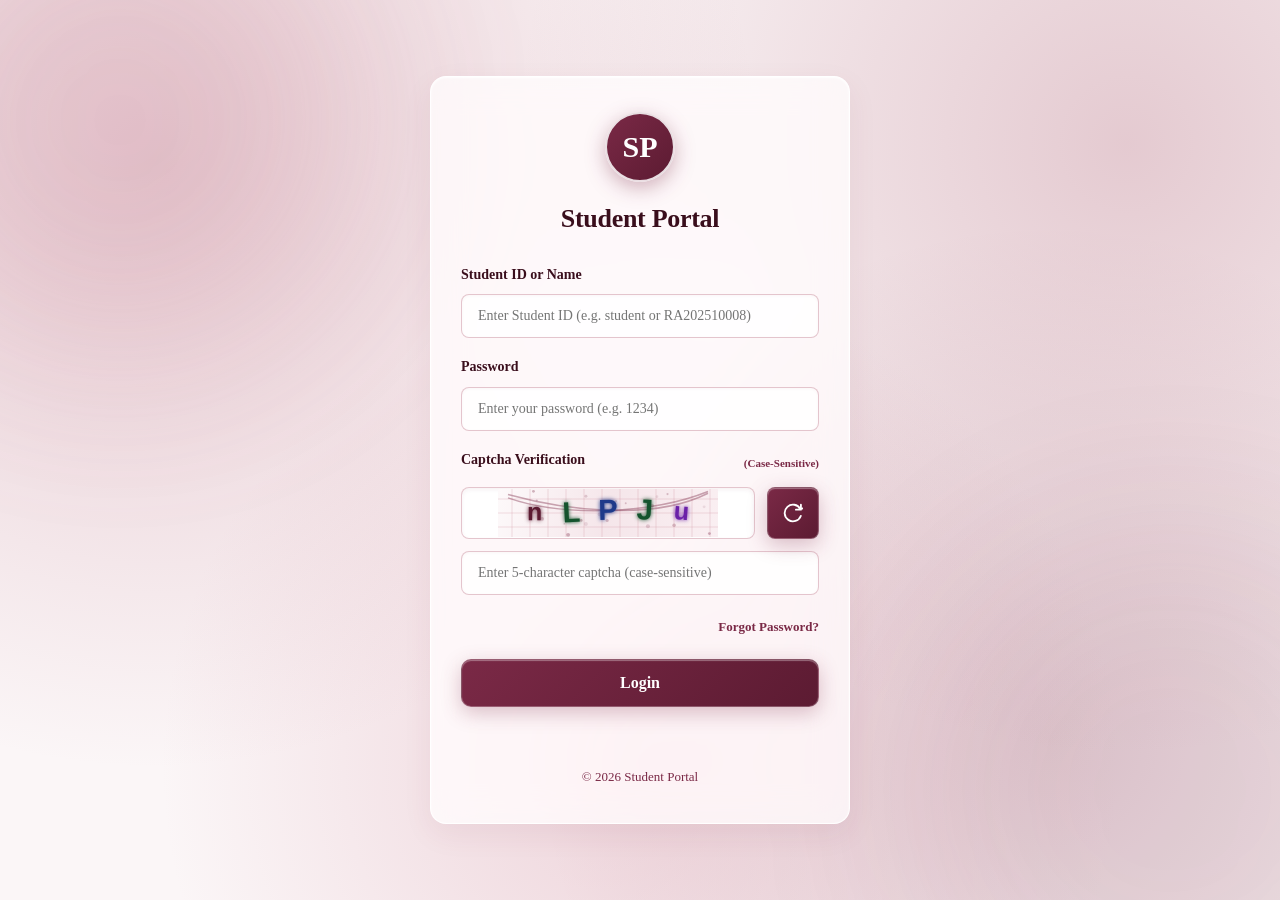
<file: index.html>
<!DOCTYPE html>
<html lang="en">

<head>
    <meta charset="UTF-8">
    <meta name="viewport" content="width=device-width, initial-scale=1.0">
    <title>Student Portal - Login</title>

    <link rel="stylesheet" href="style.css?v=24.0">
</head>

<body class="auth-page">

<div class="login-container">

    <!-- ================= LOGIN CARD ================= -->
    <div class="login-card" id="loginPage">

        <div class="logo">SP</div>

        <h1>Student Portal</h1>

        <form id="loginForm">
            <div class="input-group">
                <label for="studentId">Student ID or Name</label>
                <input
                    type="text"
                    id="studentId"
                    placeholder="Enter Student ID (e.g. student or RA202510008)"
                    required
                    autocomplete="username"
                >
            </div>

            <div class="input-group">
                <label for="password">Password</label>
                <input
                    type="password"
                    id="password"
                    placeholder="Enter your password (e.g. 1234)"
                    required
                    autocomplete="current-password"
                >
            </div>

            <!-- CAPTCHA VERIFICATION (CASE-SENSITIVE) -->
            <div class="input-group captcha-group">
                <div class="captcha-header">
                    <label for="captchaInput">Captcha Verification</label>
                    <span class="captcha-case-hint">(Case-Sensitive)</span>
                </div>

                <div class="captcha-row">
                    <div class="captcha-canvas-box" id="captchaBox" title="Click to refresh captcha">
                        <canvas id="captchaCanvas" width="220" height="48"></canvas>
                    </div>
                    <button type="button" id="refreshCaptchaBtn" class="captcha-refresh-btn" title="Generate new captcha"><svg width="20" height="20" viewBox="0 0 24 24" fill="none" stroke="currentColor" stroke-width="2.2" stroke-linecap="round" stroke-linejoin="round"><path d="M21.5 2v6h-6M21.34 15.57a10 10 0 1 1-.57-8.38l5.67-1.19"/></svg></button>
                </div>

                <input
                    type="text"
                    id="captchaInput"
                    placeholder="Enter 5-character captcha (case-sensitive)"
                    required
                    autocomplete="off"
                    spellcheck="false"
                    maxlength="5"
                >
            </div>

            <div class="forgot-row">
                <a href="forgot-password.html" class="forgot-link">
                    Forgot Password?
                </a>
            </div>

            <button type="submit" class="login-btn">
                Login
            </button>

            <p id="loginError" class="message"></p>
        </form>

        <div class="footer">
            © 2026 Student Portal
        </div>
    </div>

</div>

<script src="script.js" defer></script>
</body>
</html>
</file>
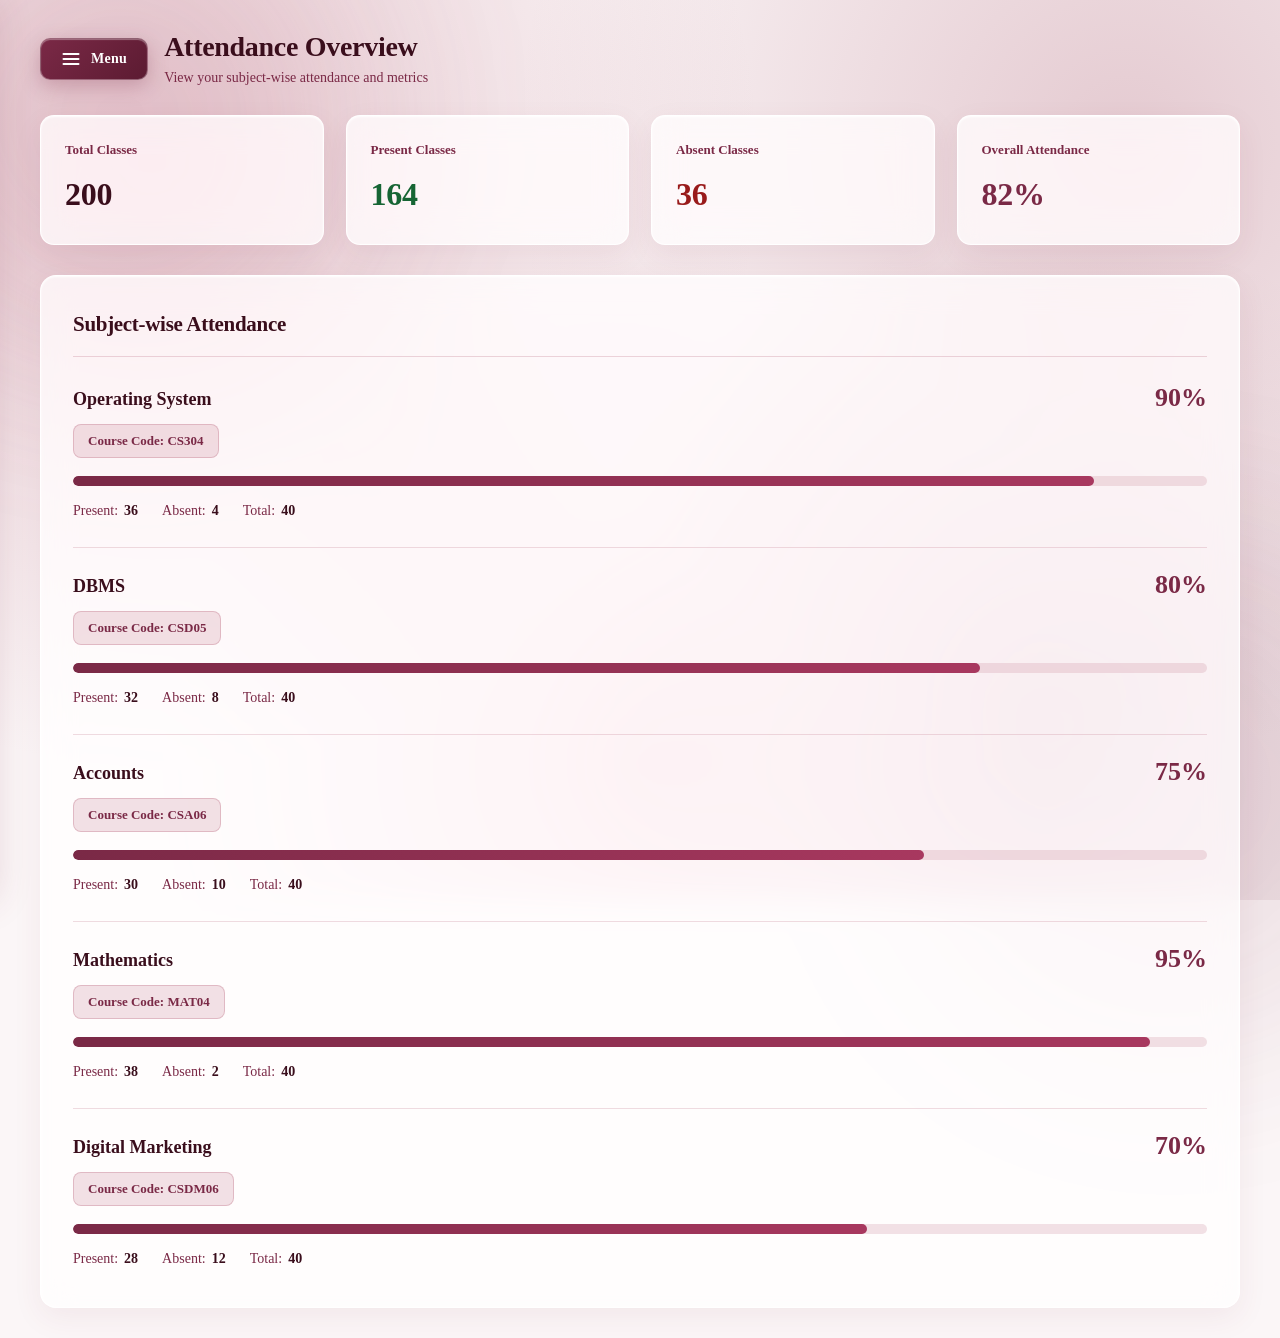
<file: attendance.html>
<!DOCTYPE html>
<html lang="en">

<head>
    <meta charset="UTF-8">
    <meta name="viewport" content="width=device-width, initial-scale=1.0">
    <title>Attendance - Student Portal</title>

    <link rel="stylesheet" href="style.css?v=24.0">
</head>

<body>

<div class="container">

    <!-- ================= SIDEBAR ================= -->
    <aside class="sidebar" id="sidebarDrawer">
        <div>
            <div class="sidebar-header">
                <div class="logo">
                    <div class="logo-icon">SP</div>
                    <div class="logo-text">
                        <h1>Student Portal</h1>
                    </div>
                </div>
                <button type="button" class="close-sidebar-btn" id="closeSidebarBtn" title="Exit Menu">
                    <svg width="15" height="15" viewBox="0 0 24 24" fill="none" stroke="currentColor" stroke-width="2.5" stroke-linecap="round" stroke-linejoin="round">
                        <line x1="18" y1="6" x2="6" y2="18"></line>
                        <line x1="6" y1="6" x2="18" y2="18"></line>
                    </svg>
                    <span>Exit</span>
                </button>
            </div>

            <nav class="menu">
                <a href="dashboard.html">Dashboard</a>
                <a href="attendance.html" class="active">Attendance</a>
                <a href="subject.html">Subjects</a>
                <a href="timetable.html">Timetable</a>
                <a href="Previous-Year-Marks.html">Previous Year Marks</a>
                <a href="personal-details.html">Personal Details</a>
                <a href="course-list.html">Course List</a>
                <a href="profile.html">Profile</a>
                <a href="index.html" onclick="logout(); return false;" class="logout-link">Logout</a>
            </nav>
        </div>
    </aside>

    <!-- ================= MAIN CONTENT ================= -->
    <main class="main-content">

        <!-- HEADER -->
        <div class="header">
            <div class="header-left">
                <button type="button" class="menu-toggle-btn" id="menuToggleBtn" title="Menu">
                    <svg width="20" height="20" viewBox="0 0 24 24" fill="none" stroke="currentColor" stroke-width="2.4" stroke-linecap="round" stroke-linejoin="round">
                        <line x1="3" y1="12" x2="21" y2="12"></line>
                        <line x1="3" y1="6" x2="21" y2="6"></line>
                        <line x1="3" y1="18" x2="21" y2="18"></line>
                    </svg>
                    <span>Menu</span>
                </button>
                <div class="header-title-box">
                    <h1>Attendance Overview</h1>
                    <p>View your subject-wise attendance and metrics</p>
                </div>
            </div>
        </div>

        <!-- SUMMARY -->
        <div class="summary attendance-summary">
            <div class="summary-card">
                <p>Total Classes</p>
                <h2>200</h2>
            </div>

            <div class="summary-card">
                <p>Present Classes</p>
                <h2 class="present">164</h2>
            </div>

            <div class="summary-card">
                <p>Absent Classes</p>
                <h2 class="absent">36</h2>
            </div>

            <div class="summary-card">
                <p>Overall Attendance</p>
                <h2 class="percentage">82%</h2>
            </div>
        </div>

        <!-- ATTENDANCE -->
        <div class="attendance-card">
            <h2>Subject-wise Attendance</h2>

            <!-- OPERATING SYSTEM -->
            <div class="subject">
                <div class="subject-header">
                    <div>
                        <div class="subject-name">Operating System</div>
                        <div class="subject-code">Course Code: CS304</div>
                    </div>
                    <div class="subject-percent">90%</div>
                </div>

                <div class="progress-bg">
                    <div class="progress green" style="width: 90%;"></div>
                </div>

                <div class="subject-detail">
                    <span>Present: <strong>36</strong></span>
                    <span>Absent: <strong>4</strong></span>
                    <span>Total: <strong>40</strong></span>
                </div>
            </div>

            <!-- DBMS -->
            <div class="subject">
                <div class="subject-header">
                    <div>
                        <div class="subject-name">DBMS</div>
                        <div class="subject-code">Course Code: CSD05</div>
                    </div>
                    <div class="subject-percent">80%</div>
                </div>

                <div class="progress-bg">
                    <div class="progress green" style="width: 80%;"></div>
                </div>

                <div class="subject-detail">
                    <span>Present: <strong>32</strong></span>
                    <span>Absent: <strong>8</strong></span>
                    <span>Total: <strong>40</strong></span>
                </div>
            </div>

            <!-- ACCOUNTS -->
            <div class="subject">
                <div class="subject-header">
                    <div>
                        <div class="subject-name">Accounts</div>
                        <div class="subject-code">Course Code: CSA06</div>
                    </div>
                    <div class="subject-percent">75%</div>
                </div>

                <div class="progress-bg">
                    <div class="progress yellow" style="width: 75%;"></div>
                </div>

                <div class="subject-detail">
                    <span>Present: <strong>30</strong></span>
                    <span>Absent: <strong>10</strong></span>
                    <span>Total: <strong>40</strong></span>
                </div>
            </div>

            <!-- MATHEMATICS -->
            <div class="subject">
                <div class="subject-header">
                    <div>
                        <div class="subject-name">Mathematics</div>
                        <div class="subject-code">Course Code: MAT04</div>
                    </div>
                    <div class="subject-percent">95%</div>
                </div>

                <div class="progress-bg">
                    <div class="progress green" style="width: 95%;"></div>
                </div>

                <div class="subject-detail">
                    <span>Present: <strong>38</strong></span>
                    <span>Absent: <strong>2</strong></span>
                    <span>Total: <strong>40</strong></span>
                </div>
            </div>

            <!-- DIGITAL MARKETING -->
            <div class="subject">
                <div class="subject-header">
                    <div>
                        <div class="subject-name">Digital Marketing</div>
                        <div class="subject-code">Course Code: CSDM06</div>
                    </div>
                    <div class="subject-percent">70%</div>
                </div>

                <div class="progress-bg">
                    <div class="progress red" style="width: 70%;"></div>
                </div>

                <div class="subject-detail">
                    <span>Present: <strong>28</strong></span>
                    <span>Absent: <strong>12</strong></span>
                    <span>Total: <strong>40</strong></span>
                </div>
            </div>

        </div>

    </main>

</div>

<script src="script.js?v=24.0" defer></script>
</body>
</html>
</file>
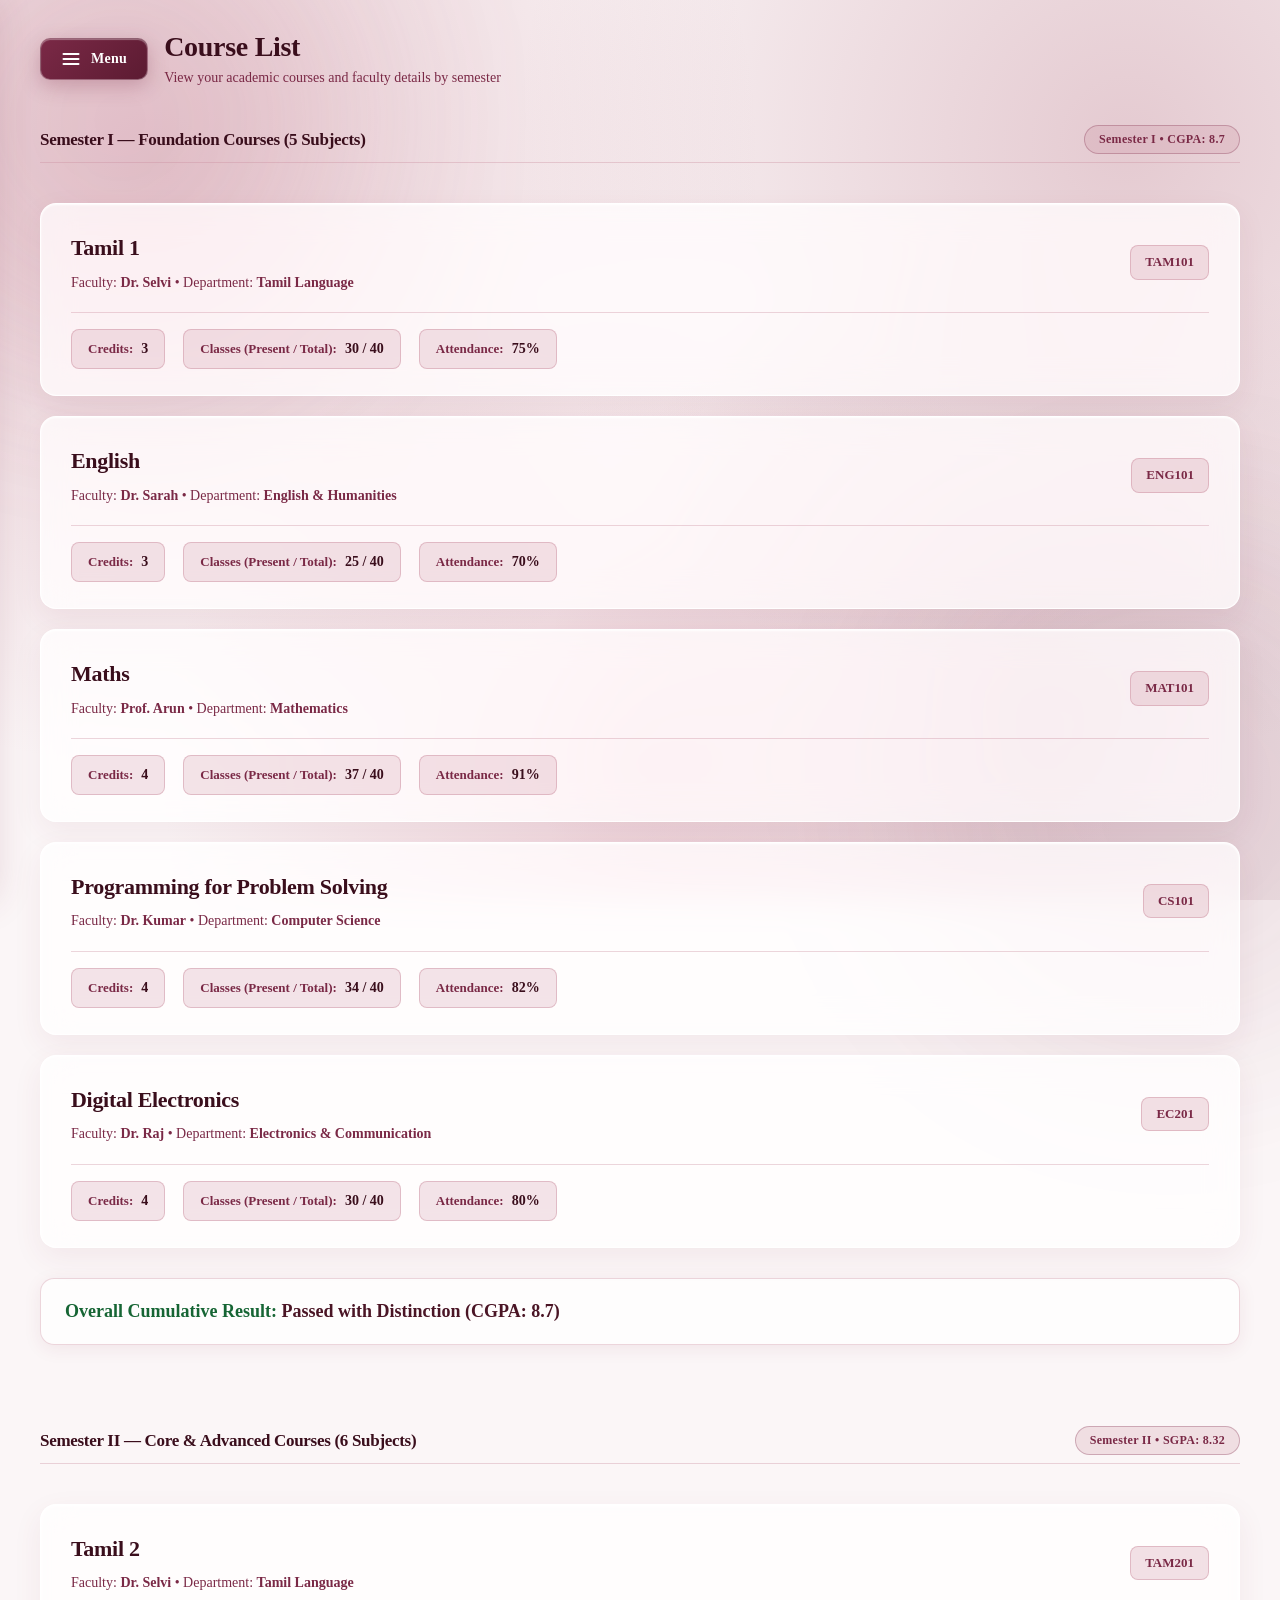
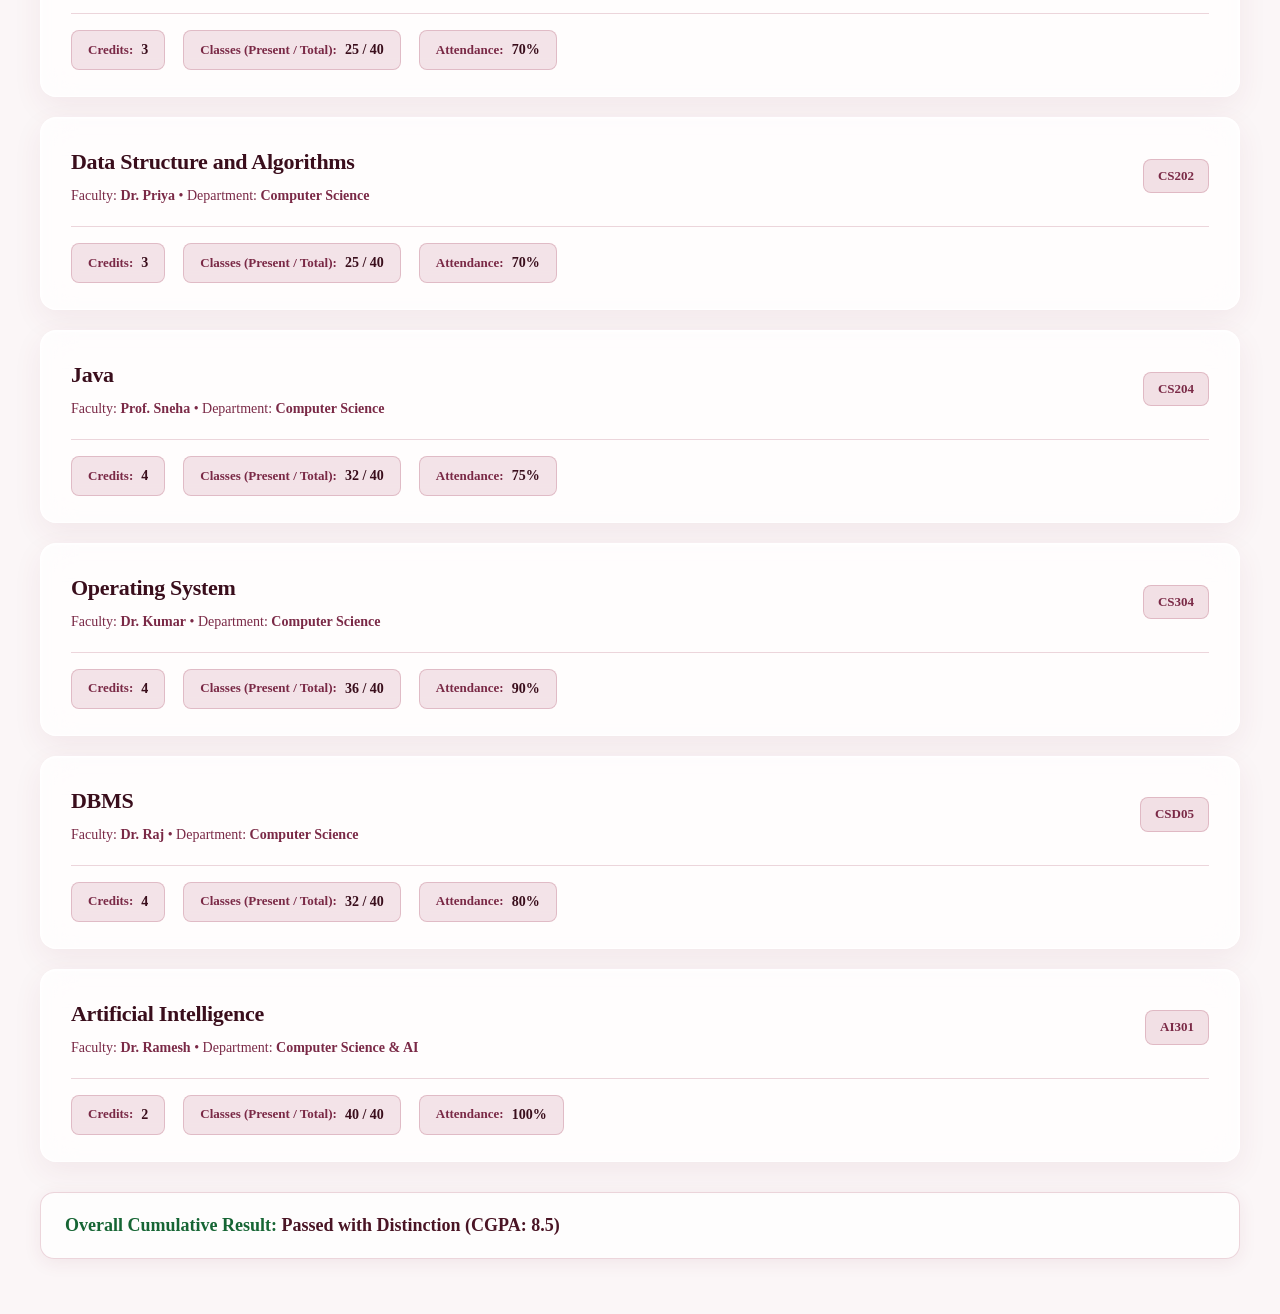
<file: course-list.html>
<!DOCTYPE html>
<html lang="en">

<head>
    <meta charset="UTF-8">
    <meta name="viewport" content="width=device-width, initial-scale=1.0">
    <title>Course List - Student Portal</title>

    <link rel="stylesheet" href="style.css?v=24.0">
</head>

<body>

<div class="container">

    <!-- ================= POP-OUT SIDEBAR DRAWER ================= -->
    <aside class="sidebar" id="sidebarDrawer">
        <div>
            <div class="sidebar-header">
                <div class="logo">
                    <div class="logo-icon">SP</div>
                    <div class="logo-text">
                        <h1>Student Portal</h1>
                    </div>
                </div>
                <button type="button" class="close-sidebar-btn" id="closeSidebarBtn" title="Exit Menu">
                    <svg width="15" height="15" viewBox="0 0 24 24" fill="none" stroke="currentColor" stroke-width="2.5" stroke-linecap="round" stroke-linejoin="round">
                        <line x1="18" y1="6" x2="6" y2="18"></line>
                        <line x1="6" y1="6" x2="18" y2="18"></line>
                    </svg>
                    <span>Exit</span>
                </button>
            </div>

            <nav class="menu">
                <a href="dashboard.html">Dashboard</a>
                <a href="attendance.html">Attendance</a>
                <a href="subject.html">Subjects</a>
                <a href="timetable.html">Timetable</a>
                <a href="Previous-Year-Marks.html">Previous Year Marks</a>
                <a href="personal-details.html">Personal Details</a>
                <a href="course-list.html" class="active">Course List</a>
                <a href="profile.html">Profile</a>
                <a href="index.html" onclick="logout(); return false;" class="logout-link">Logout</a>
            </nav>
        </div>
    </aside>

    <!-- ================= MAIN CONTENT ================= -->
    <main class="main-content">

        <!-- HEADER WITH POP-OUT MENU TOGGLE -->
        <div class="header">
            <div class="header-left">
                <button type="button" class="menu-toggle-btn" id="menuToggleBtn" title="Menu">
                    <svg width="20" height="20" viewBox="0 0 24 24" fill="none" stroke="currentColor" stroke-width="2.4" stroke-linecap="round" stroke-linejoin="round">
                        <line x1="3" y1="12" x2="21" y2="12"></line>
                        <line x1="3" y1="6" x2="21" y2="6"></line>
                        <line x1="3" y1="18" x2="21" y2="18"></line>
                    </svg>
                    <span>Menu</span>
                </button>
                <div class="header-title-box">
                    <h1>Course List</h1>
                    <p>View your academic courses and faculty details by semester</p>
                </div>
            </div>
        </div>

        <!-- COURSES -->
        <div class="course-list">

            <!-- ================= SEMESTER I (5 SUBJECTS) ================= -->
            <div class="semester-header" style="margin-top: 10px; margin-bottom: 20px;">
                <h3>Semester I &mdash; Foundation Courses (5 Subjects)</h3>
                <span class="semester-badge">Semester I &bull; CGPA: 8.7</span>
            </div>

            <!-- 1. TAMIL 1 -->
            <div class="course-card">
                <div class="course-top">
                    <div class="course-info">
                        <h2>Tamil 1</h2>
                        <p>Faculty: <strong>Dr. Selvi</strong> &bull; Department: <strong>Tamil Language</strong></p>
                    </div>
                    <div class="course-code">
                        TAM101
                    </div>
                </div>

                <div class="course-details">
                    <div class="course-stat">
                        <span class="stat-label">Credits:</span>
                        <span class="stat-value">3</span>
                    </div>
                    <div class="course-stat">
                        <span class="stat-label">Classes (Present / Total):</span>
                        <span class="stat-value">30 / 40</span>
                    </div>
                    <div class="course-stat">
                        <span class="stat-label">Attendance:</span>
                        <span class="stat-value">75%</span>
                    </div>
                </div>
            </div>

            <!-- 2. ENGLISH -->
            <div class="course-card">
                <div class="course-top">
                    <div class="course-info">
                        <h2>English</h2>
                        <p>Faculty: <strong>Dr. Sarah</strong> &bull; Department: <strong>English & Humanities</strong></p>
                    </div>
                    <div class="course-code">
                        ENG101
                    </div>
                </div>

                <div class="course-details">
                    <div class="course-stat">
                        <span class="stat-label">Credits:</span>
                        <span class="stat-value">3</span>
                    </div>
                    <div class="course-stat">
                        <span class="stat-label">Classes (Present / Total):</span>
                        <span class="stat-value">25 / 40</span>
                    </div>
                    <div class="course-stat">
                        <span class="stat-label">Attendance:</span>
                        <span class="stat-value">70%</span>
                    </div>
                </div>
            </div>

            <!-- 3. MATHS -->
            <div class="course-card">
                <div class="course-top">
                    <div class="course-info">
                        <h2>Maths</h2>
                        <p>Faculty: <strong>Prof. Arun</strong> &bull; Department: <strong>Mathematics</strong></p>
                    </div>
                    <div class="course-code">
                        MAT101
                    </div>
                </div>

                <div class="course-details">
                    <div class="course-stat">
                        <span class="stat-label">Credits:</span>
                        <span class="stat-value">4</span>
                    </div>
                    <div class="course-stat">
                        <span class="stat-label">Classes (Present / Total):</span>
                        <span class="stat-value">37 / 40</span>
                    </div>
                    <div class="course-stat">
                        <span class="stat-label">Attendance:</span>
                        <span class="stat-value">91%</span>
                    </div>
                </div>
            </div>

            <!-- 4. PROGRAMMING FOR PROBLEM SOLVING -->
            <div class="course-card">
                <div class="course-top">
                    <div class="course-info">
                        <h2>Programming for Problem Solving</h2>
                        <p>Faculty: <strong>Dr. Kumar</strong> &bull; Department: <strong>Computer Science</strong></p>
                    </div>
                    <div class="course-code">
                        CS101
                    </div>
                </div>

                <div class="course-details">
                    <div class="course-stat">
                        <span class="stat-label">Credits:</span>
                        <span class="stat-value">4</span>
                    </div>
                    <div class="course-stat">
                        <span class="stat-label">Classes (Present / Total):</span>
                        <span class="stat-value">34 / 40</span>
                    </div>
                    <div class="course-stat">
                        <span class="stat-label">Attendance:</span>
                        <span class="stat-value">82%</span>
                    </div>
                </div>
            </div>

            <!-- 5. DIGITAL ELECTRONICS -->
            <div class="course-card">
                <div class="course-top">
                    <div class="course-info">
                        <h2>Digital Electronics</h2>
                        <p>Faculty: <strong>Dr. Raj</strong> &bull; Department: <strong>Electronics & Communication</strong></p>
                    </div>
                    <div class="course-code">
                        EC201
                    </div>
                </div>

                <div class="course-details">
                    <div class="course-stat">
                        <span class="stat-label">Credits:</span>
                        <span class="stat-value">4</span>
                    </div>
                    <div class="course-stat">
                        <span class="stat-label">Classes (Present / Total):</span>
                        <span class="stat-value">30 / 40</span>
                    </div>
                    <div class="course-stat">
                        <span class="stat-label">Attendance:</span>
                        <span class="stat-value">80%</span>
                    </div>
                </div>
            </div>

            <!-- ================= SEMESTER I CUMULATIVE RESULT ================= -->
            <div class="bottom" style="margin-top: 10px; margin-bottom: 25px; padding: 18px 24px; background: rgba(255, 255, 255, 0.75); border-radius: 14px; border: 1.5px solid rgba(201, 139, 155, 0.35); box-shadow: 0 4px 18px rgba(122, 41, 70, 0.08);">
                <div class="result" style="color: #166534; font-size: 18px; font-weight: 700;">
                    Overall Cumulative Result: <span>Passed with Distinction (CGPA: 8.7)</span>
                </div>
            </div>

            <!-- ================= SEMESTER II (6 SUBJECTS) ================= -->
            <div class="semester-header" style="margin-top: 36px; margin-bottom: 20px;">
                <h3>Semester II &mdash; Core & Advanced Courses (6 Subjects)</h3>
                <span class="semester-badge">Semester II &bull; SGPA: 8.32</span>
            </div>

            <!-- 6. TAMIL 2 -->
            <div class="course-card">
                <div class="course-top">
                    <div class="course-info">
                        <h2>Tamil 2</h2>
                        <p>Faculty: <strong>Dr. Selvi</strong> &bull; Department: <strong>Tamil Language</strong></p>
                    </div>
                    <div class="course-code">
                        TAM201
                    </div>
                </div>

                <div class="course-details">
                    <div class="course-stat">
                        <span class="stat-label">Credits:</span>
                        <span class="stat-value">3</span>
                    </div>
                    <div class="course-stat">
                        <span class="stat-label">Classes (Present / Total):</span>
                        <span class="stat-value">25 / 40</span>
                    </div>
                    <div class="course-stat">
                        <span class="stat-label">Attendance:</span>
                        <span class="stat-value">70%</span>
                    </div>
                </div>
            </div>

            <!-- 7. DATA STRUCTURE AND ALGORITHMS -->
            <div class="course-card">
                <div class="course-top">
                    <div class="course-info">
                        <h2>Data Structure and Algorithms</h2>
                        <p>Faculty: <strong>Dr. Priya</strong> &bull; Department: <strong>Computer Science</strong></p>
                    </div>
                    <div class="course-code">
                        CS202
                    </div>
                </div>

                <div class="course-details">
                    <div class="course-stat">
                        <span class="stat-label">Credits:</span>
                        <span class="stat-value">3</span>
                    </div>
                    <div class="course-stat">
                        <span class="stat-label">Classes (Present / Total):</span>
                        <span class="stat-value">25 / 40</span>
                    </div>
                    <div class="course-stat">
                        <span class="stat-label">Attendance:</span>
                        <span class="stat-value">70%</span>
                    </div>
                </div>
            </div>

            <!-- 8. JAVA -->
            <div class="course-card">
                <div class="course-top">
                    <div class="course-info">
                        <h2>Java</h2>
                        <p>Faculty: <strong>Prof. Sneha</strong> &bull; Department: <strong>Computer Science</strong></p>
                    </div>
                    <div class="course-code">
                        CS204
                    </div>
                </div>

                <div class="course-details">
                    <div class="course-stat">
                        <span class="stat-label">Credits:</span>
                        <span class="stat-value">4</span>
                    </div>
                    <div class="course-stat">
                        <span class="stat-label">Classes (Present / Total):</span>
                        <span class="stat-value">32 / 40</span>
                    </div>
                    <div class="course-stat">
                        <span class="stat-label">Attendance:</span>
                        <span class="stat-value">75%</span>
                    </div>
                </div>
            </div>

            <!-- 9. OPERATING SYSTEM -->
            <div class="course-card">
                <div class="course-top">
                    <div class="course-info">
                        <h2>Operating System</h2>
                        <p>Faculty: <strong>Dr. Kumar</strong> &bull; Department: <strong>Computer Science</strong></p>
                    </div>
                    <div class="course-code">
                        CS304
                    </div>
                </div>

                <div class="course-details">
                    <div class="course-stat">
                        <span class="stat-label">Credits:</span>
                        <span class="stat-value">4</span>
                    </div>
                    <div class="course-stat">
                        <span class="stat-label">Classes (Present / Total):</span>
                        <span class="stat-value">36 / 40</span>
                    </div>
                    <div class="course-stat">
                        <span class="stat-label">Attendance:</span>
                        <span class="stat-value">90%</span>
                    </div>
                </div>
            </div>

            <!-- 10. DBMS -->
            <div class="course-card">
                <div class="course-top">
                    <div class="course-info">
                        <h2>DBMS</h2>
                        <p>Faculty: <strong>Dr. Raj</strong> &bull; Department: <strong>Computer Science</strong></p>
                    </div>
                    <div class="course-code">
                        CSD05
                    </div>
                </div>

                <div class="course-details">
                    <div class="course-stat">
                        <span class="stat-label">Credits:</span>
                        <span class="stat-value">4</span>
                    </div>
                    <div class="course-stat">
                        <span class="stat-label">Classes (Present / Total):</span>
                        <span class="stat-value">32 / 40</span>
                    </div>
                    <div class="course-stat">
                        <span class="stat-label">Attendance:</span>
                        <span class="stat-value">80%</span>
                    </div>
                </div>
            </div>

            <!-- 11. ARTIFICIAL INTELLIGENCE -->
            <div class="course-card">
                <div class="course-top">
                    <div class="course-info">
                        <h2>Artificial Intelligence</h2>
                        <p>Faculty: <strong>Dr. Ramesh</strong> &bull; Department: <strong>Computer Science & AI</strong></p>
                    </div>
                    <div class="course-code">
                        AI301
                    </div>
                </div>

                
                <div class="course-details">
                    <div class="course-stat">
                        <span class="stat-label">Credits:</span>
                        <span class="stat-value">2</span>
                    </div>
                    <div class="course-stat">
                        <span class="stat-label">Classes (Present / Total):</span>
                        <span class="stat-value">40 / 40</span>
                    </div>
                    <div class="course-stat">
                        <span class="stat-label">Attendance:</span>
                        <span class="stat-value">100%</span>
                    </div>
                </div>
            </div>

            <!-- ================= SEMESTER II CUMULATIVE RESULT ================= -->
            <div class="bottom" style="margin-top: 10px; margin-bottom: 25px; padding: 18px 24px; background: rgba(255, 255, 255, 0.75); border-radius: 14px; border: 1.5px solid rgba(201, 139, 155, 0.35); box-shadow: 0 4px 18px rgba(122, 41, 70, 0.08);">
                <div class="result" style="color: #166534; font-size: 18px; font-weight: 700;">
                    Overall Cumulative Result: <span>Passed with Distinction (CGPA: 8.5)</span>
                </div>
            </div>

        </div>

    </main>

</div>

<script src="script.js?v=24.0" defer></script>
</body>
</html>
</file>
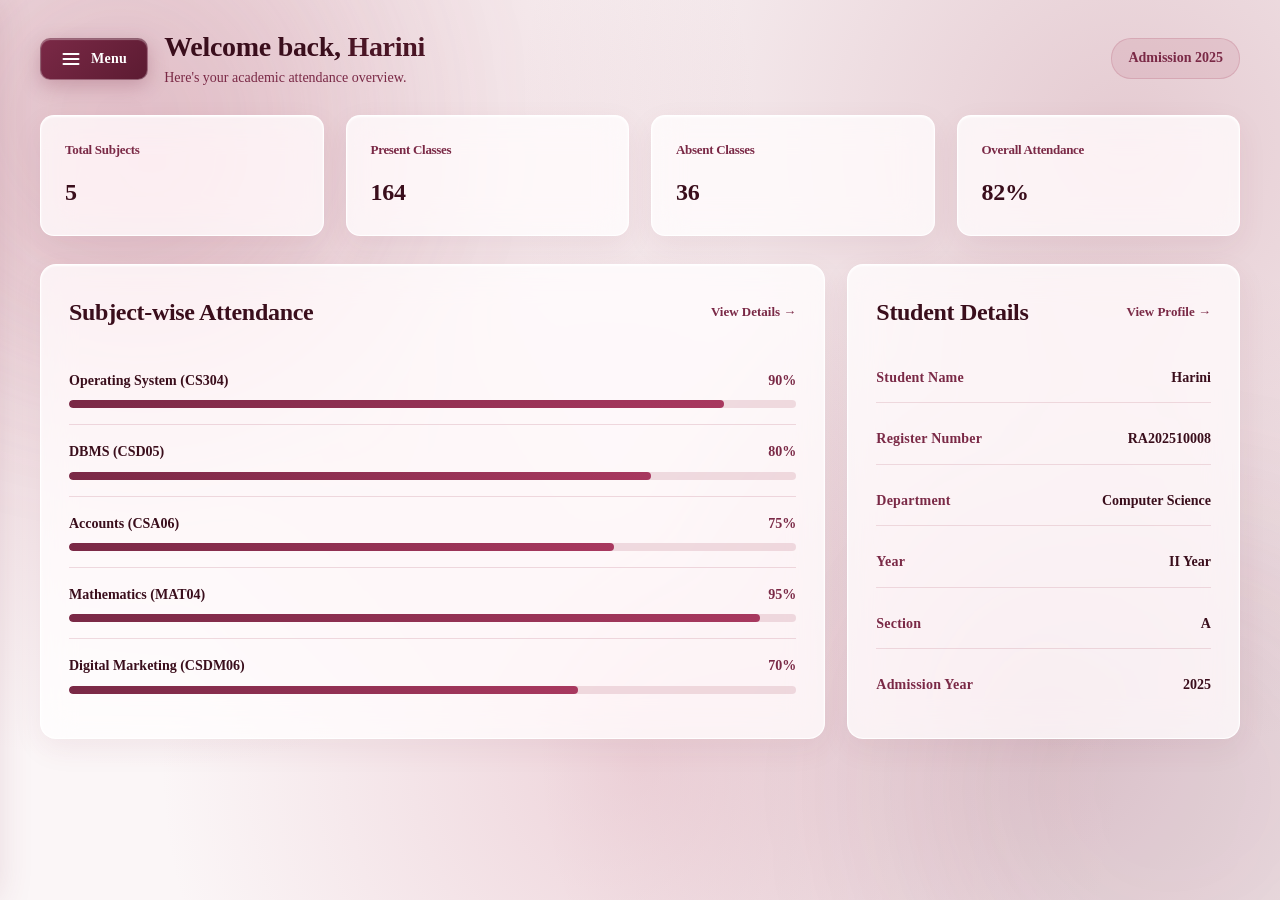
<file: dashboard.html>
<!DOCTYPE html>
<html lang="en">
<head>
    <meta charset="UTF-8">
    <meta name="viewport" content="width=device-width, initial-scale=1.0">

    <title>Student Portal - Dashboard</title>

    <link rel="stylesheet" href="style.css?v=24.0">
</head>

<body>

<div class="container">

    <!-- ================= SIDEBAR ================= -->
    <aside class="sidebar" id="sidebarDrawer">
        <div>
            <div class="sidebar-header">
                <div class="logo">
                    <div class="logo-icon">SP</div>
                    <div class="logo-text">
                        <h1>Student Portal</h1>
                    </div>
                </div>
                <button type="button" class="close-sidebar-btn" id="closeSidebarBtn" title="Exit Menu">
                    <svg width="15" height="15" viewBox="0 0 24 24" fill="none" stroke="currentColor" stroke-width="2.5" stroke-linecap="round" stroke-linejoin="round">
                        <line x1="18" y1="6" x2="6" y2="18"></line>
                        <line x1="6" y1="6" x2="18" y2="18"></line>
                    </svg>
                    <span>Exit</span>
                </button>
            </div>

            <nav class="menu">
                <a href="dashboard.html" class="active">Dashboard</a>
                <a href="attendance.html">Attendance</a>
                <a href="subject.html">Subjects</a>
                <a href="timetable.html">Timetable</a>
                <a href="Previous-Year-Marks.html">Previous Year Marks</a>
                <a href="personal-details.html">Personal Details</a>
                <a href="course-list.html">Course List</a>
                <a href="profile.html">Profile</a>
                <a href="index.html" onclick="logout(); return false;" class="logout-link">Logout</a>
            </nav>
        </div>
    </aside>

    <!-- ================= DASHBOARD ================= -->
    <main class="dashboard">

        <!-- HEADER -->
        <div class="header">
            <div class="header-left">
                <button type="button" class="menu-toggle-btn" id="menuToggleBtn" title="Menu">
                    <svg width="20" height="20" viewBox="0 0 24 24" fill="none" stroke="currentColor" stroke-width="2.4" stroke-linecap="round" stroke-linejoin="round">
                        <line x1="3" y1="12" x2="21" y2="12"></line>
                        <line x1="3" y1="6" x2="21" y2="6"></line>
                        <line x1="3" y1="18" x2="21" y2="18"></line>
                    </svg>
                    <span>Menu</span>
                </button>
                <div class="header-title-box">
                    <h2>Welcome back, <span id="welcomeName">Harini</span></h2>
                    <p>Here's your academic attendance overview.</p>
                </div>
            </div>

            <div class="year">
                Admission 2025
            </div>
        </div>

        <!-- ================= STATISTICS ================= -->
        <div class="cards">

            <div class="card" onclick="window.location.href='subject.html'" style="cursor: pointer;" title="Click to view Subjects">
                <h3>Total Subjects</h3>
                <h2>5</h2>
            </div>

            <div class="card" onclick="window.location.href='attendance.html'" style="cursor: pointer;" title="Click to view Attendance">
                <h3>Present Classes</h3>
                <h2 class="green">164</h2>
            </div>

            <div class="card" onclick="window.location.href='attendance.html'" style="cursor: pointer;" title="Click to view Attendance">
                <h3>Absent Classes</h3>
                <h2 class="red">36</h2>
            </div>

            <div class="card" onclick="window.location.href='attendance.html'" style="cursor: pointer;" title="Click to view Attendance">
                <h3>Overall Attendance</h3>
                <h2 class="blue">82%</h2>
            </div>

        </div>

        <!-- ================= BOTTOM CONTENT ================= -->
        <div class="content">

            <!-- ATTENDANCE -->
            <div class="box attendance-box">
                <div class="box-header">
                    <h2 style="margin-bottom: 0;">Subject-wise Attendance</h2>
                    <a href="attendance.html" class="box-action-link" title="View Full Attendance">View Details &rarr;</a>
                </div>

                <div class="subjects-summary-list">
                    <div class="subject">
                        <div class="subject-top">
                            <span>Operating System (CS304)</span>
                            <span>90%</span>
                        </div>
                        <div class="progress">
                            <span style="width:90%"></span>
                        </div>
                    </div>

                    <div class="subject">
                        <div class="subject-top">
                            <span>DBMS (CSD05)</span>
                            <span>80%</span>
                        </div>
                        <div class="progress">
                            <span style="width:80%"></span>
                        </div>
                    </div>

                    <div class="subject">
                        <div class="subject-top">
                            <span>Accounts (CSA06)</span>
                            <span>75%</span>
                        </div>
                        <div class="progress">
                            <span style="width:75%"></span>
                        </div>
                    </div>

                    <div class="subject">
                        <div class="subject-top">
                            <span>Mathematics (MAT04)</span>
                            <span>95%</span>
                        </div>
                        <div class="progress">
                            <span style="width:95%"></span>
                        </div>
                    </div>

                    <div class="subject">
                        <div class="subject-top">
                            <span>Digital Marketing (CSDM06)</span>
                            <span>70%</span>
                        </div>
                        <div class="progress">
                            <span style="width:70%"></span>
                        </div>
                    </div>
                </div>
            </div>

            <!-- STUDENT DETAILS -->
            <div class="box student-details-box">
                <div class="box-header">
                    <h2 style="margin-bottom: 0;">Student Details</h2>
                    <a href="profile.html" class="box-action-link" title="View Full Profile">View Profile &rarr;</a>
                </div>

                <div class="details-list">
                    <div class="detail">
                        <span>Student Name</span>
                        <b id="detailStudentName">Harini</b>
                    </div>

                    <div class="detail">
                        <span>Register Number</span>
                        <b>RA202510008</b>
                    </div>

                    <div class="detail">
                        <span>Department</span>
                        <b>Computer Science</b>
                    </div>

                    <div class="detail">
                        <span>Year</span>
                        <b>II Year</b>
                    </div>

                    <div class="detail">
                        <span>Section</span>
                        <b>A</b>
                    </div>

                    <div class="detail">
                        <span>Admission Year</span>
                        <b>2025</b>
                    </div>
                </div>
            </div>

        </div>

    </main>

</div>

<script src="script.js?v=24.0" defer></script>
</body>
</html>
</file>
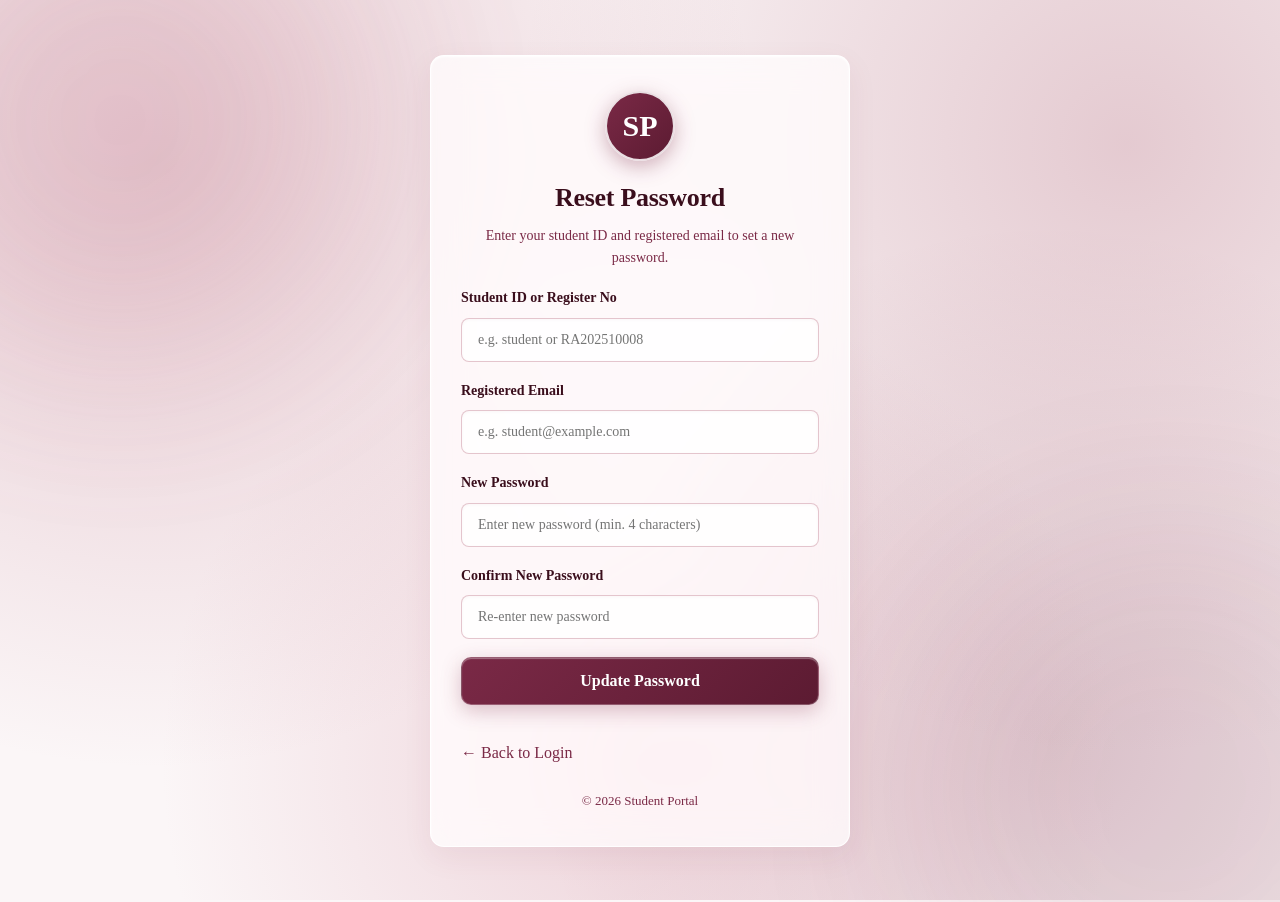
<file: forgot-password.html>
<!DOCTYPE html>
<html lang="en">

<head>
    <meta charset="UTF-8">
    <meta name="viewport" content="width=device-width, initial-scale=1.0">
    <title>Forgot Password - Student Portal</title>

    <link rel="stylesheet" href="style.css?v=24.0">
</head>

<body class="auth-page">

<div class="card-container">

    <div class="card">

        <div class="logo">SP</div>

        <h1>Reset Password</h1>
        <p class="subtitle">
            Enter your student ID and registered email to set a new password.
        </p>

        <form id="resetPasswordForm">
            <div class="input-group">
                <label for="resetStudentId">Student ID or Register No</label>
                <input
                    type="text"
                    id="resetStudentId"
                    placeholder="e.g. student or RA202510008"
                    required
                >
            </div>

            <div class="input-group">
                <label for="resetEmail">Registered Email</label>
                <input
                    type="email"
                    id="resetEmail"
                    placeholder="e.g. student@example.com"
                    required
                >
            </div>

            <div class="input-group">
                <label for="newPassword">New Password</label>
                <input
                    type="password"
                    id="newPassword"
                    placeholder="Enter new password (min. 4 characters)"
                    required
                >
            </div>

            <div class="input-group">
                <label for="confirmPassword">Confirm New Password</label>
                <input
                    type="password"
                    id="confirmPassword"
                    placeholder="Re-enter new password"
                    required
                >
            </div>

            <button type="submit" class="submit-btn">
                Update Password
            </button>

            <p id="resetMessage" class="message"></p>

            <div class="back-link-container">
                <a href="index.html" class="back-link">
                    ← Back to Login
                </a>
            </div>
        </form>

        <div class="footer">
            © 2026 Student Portal
        </div>

    </div>

</div>

<script src="script.js?v=24.0" defer></script>
</body>
</html>
</file>
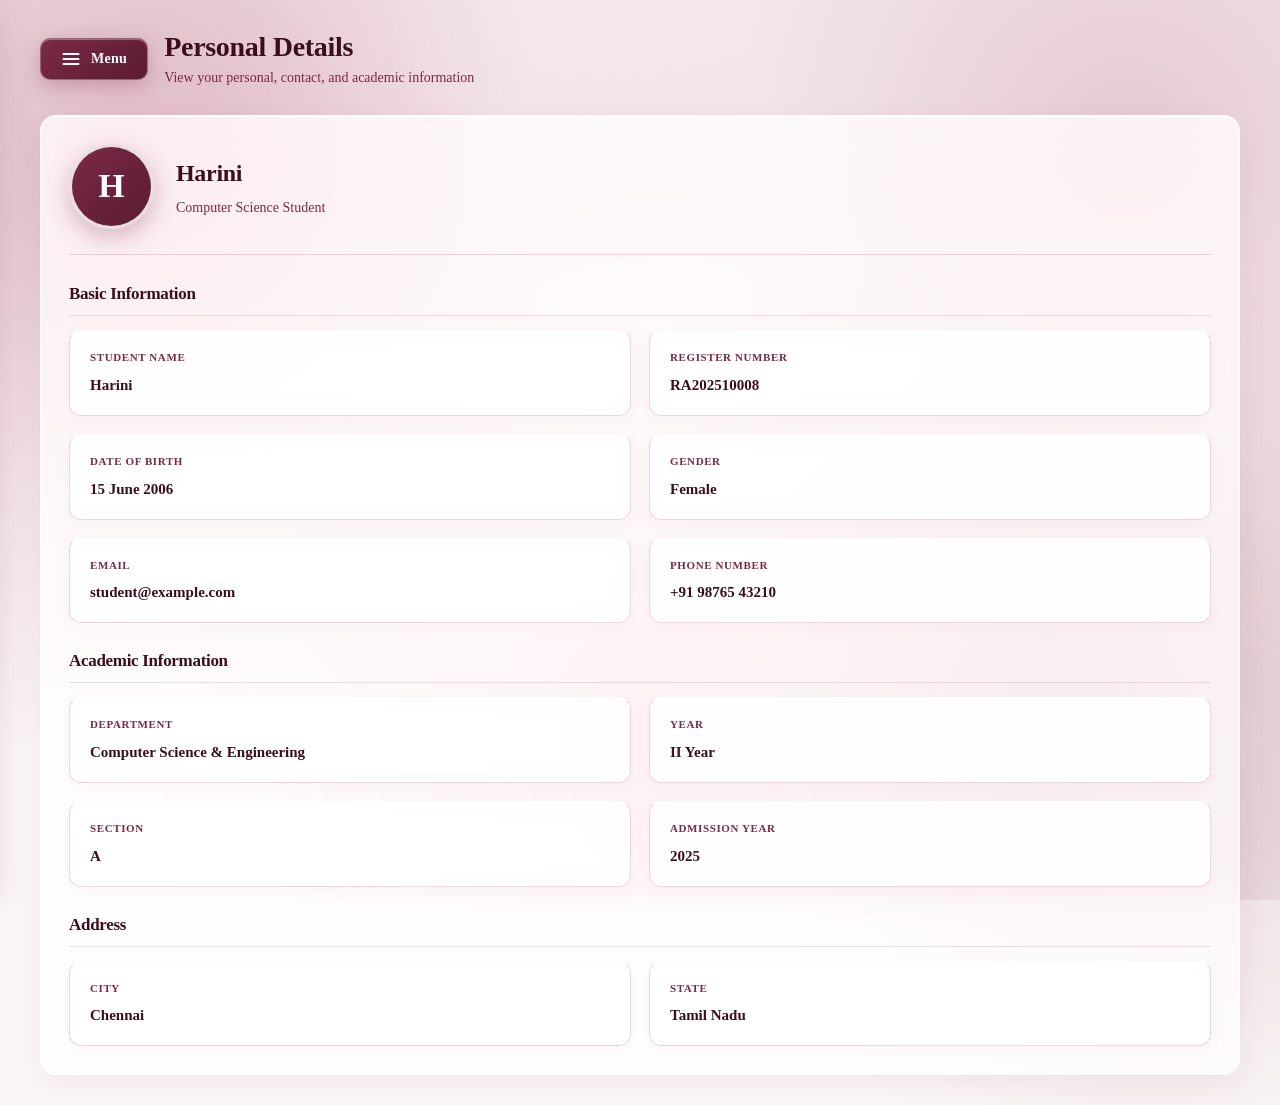
<file: personal-details.html>
<!DOCTYPE html>
<html lang="en">

<head>
    <meta charset="UTF-8">
    <meta name="viewport" content="width=device-width, initial-scale=1.0">
    <title>Personal Details - Student Portal</title>

    <link rel="stylesheet" href="style.css?v=24.0">
</head>

<body>

<div class="container">

    <!-- ================= SIDEBAR ================= -->
    <aside class="sidebar" id="sidebarDrawer">
        <div>
            <div class="sidebar-header">
                <div class="logo">
                    <div class="logo-icon">SP</div>
                    <div class="logo-text">
                        <h1>Student Portal</h1>
                    </div>
                </div>
                <button type="button" class="close-sidebar-btn" id="closeSidebarBtn" title="Exit Menu">
                    <svg width="15" height="15" viewBox="0 0 24 24" fill="none" stroke="currentColor" stroke-width="2.5" stroke-linecap="round" stroke-linejoin="round">
                        <line x1="18" y1="6" x2="6" y2="18"></line>
                        <line x1="6" y1="6" x2="18" y2="18"></line>
                    </svg>
                    <span>Exit</span>
                </button>
            </div>

            <nav class="menu">
                <a href="dashboard.html">Dashboard</a>
                <a href="attendance.html">Attendance</a>
                <a href="subject.html">Subjects</a>
                <a href="timetable.html">Timetable</a>
                <a href="Previous-Year-Marks.html">Previous Year Marks</a>
                <a href="personal-details.html" class="active">Personal Details</a>
                <a href="course-list.html">Course List</a>
                <a href="profile.html">Profile</a>
                <a href="index.html" onclick="logout(); return false;" class="logout-link">Logout</a>
            </nav>
        </div>
    </aside>

    <!-- ================= MAIN CONTENT ================= -->
    <main class="main-content">

        <!-- HEADER -->
        <div class="header">
            <div class="header-left">
                <button type="button" class="menu-toggle-btn" id="menuToggleBtn" title="Menu">
                    <svg width="20" height="20" viewBox="0 0 24 24" fill="none" stroke="currentColor" stroke-width="2.4" stroke-linecap="round" stroke-linejoin="round">
                        <line x1="3" y1="12" x2="21" y2="12"></line>
                        <line x1="3" y1="6" x2="21" y2="6"></line>
                        <line x1="3" y1="18" x2="21" y2="18"></line>
                    </svg>
                    <span>Menu</span>
                </button>
                <div class="header-title-box">
                    <h1>Personal Details</h1>
                    <p>View your personal, contact, and academic information</p>
                </div>
            </div>
        </div>

        <!-- PROFILE -->
        <div class="profile-card">

            <div class="profile-top">
                <div class="profile-icon">H</div>

                <div class="profile-name">
                    <h2 id="personalStudentName">Harini</h2>
                    <p>Computer Science Student</p>
                </div>
            </div>

            <!-- BASIC INFORMATION -->
            <h3 class="section-title">
                Basic Information
            </h3>

            <div class="details-grid">
                <div class="detail-box">
                    <label>Student Name</label>
                    <p id="personalDetailName">Harini</p>
                </div>

                <div class="detail-box">
                    <label>Register Number</label>
                    <p>RA202510008</p>
                </div>

                <div class="detail-box">
                    <label>Date of Birth</label>
                    <p>15 June 2006</p>
                </div>

                <div class="detail-box">
                    <label>Gender</label>
                    <p>Female</p>
                </div>

                <div class="detail-box">
                    <label>Email</label>
                    <p>student@example.com</p>
                </div>

                <div class="detail-box">
                    <label>Phone Number</label>
                    <p>+91 98765 43210</p>
                </div>
            </div>

            <!-- ACADEMIC INFORMATION -->
            <h3 class="section-title">
                Academic Information
            </h3>

            <div class="details-grid">
                <div class="detail-box">
                    <label>Department</label>
                    <p>Computer Science & Engineering</p>
                </div>

                <div class="detail-box">
                    <label>Year</label>
                    <p>II Year</p>
                </div>

                <div class="detail-box">
                    <label>Section</label>
                    <p>A</p>
                </div>

                <div class="detail-box">
                    <label>Admission Year</label>
                    <p>2025</p>
                </div>
            </div>

            <!-- ADDRESS -->
            <h3 class="section-title">
                Address
            </h3>

            <div class="details-grid">
                <div class="detail-box">
                    <label>City</label>
                    <p>Chennai</p>
                </div>

                <div class="detail-box">
                    <label>State</label>
                    <p>Tamil Nadu</p>
                </div>
            </div>

        </div>

    </main>

</div>

<script src="script.js?v=24.0" defer></script>
</body>
</html>
</file>
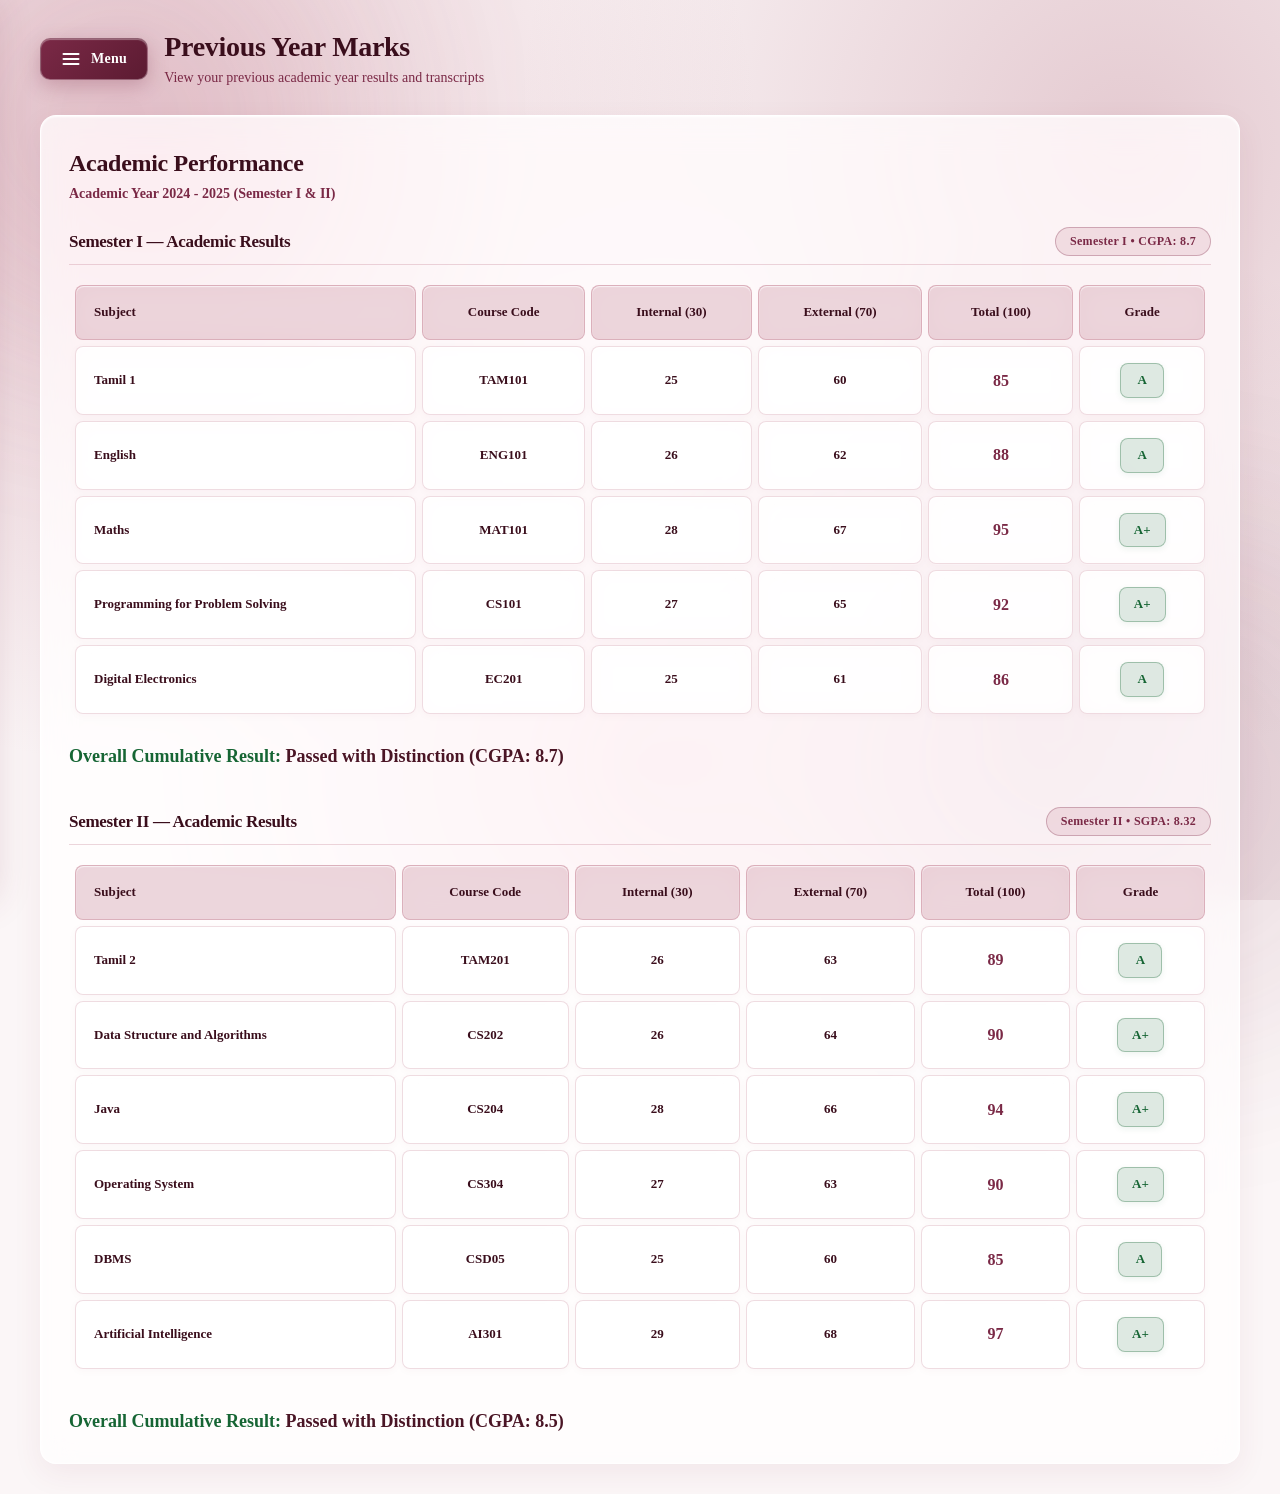
<file: Previous-Year-Marks.html>
<!DOCTYPE html>
<html lang="en">

<head>
    <meta charset="UTF-8">
    <meta name="viewport" content="width=device-width, initial-scale=1.0">
    <title>Previous Year Marks - Student Portal</title>

    <link rel="stylesheet" href="style.css?v=24.0">
</head>

<body>

<div class="container">

    <!-- ================= SIDEBAR ================= -->
    <aside class="sidebar" id="sidebarDrawer">
        <div>
            <div class="sidebar-header">
                <div class="logo">
                    <div class="logo-icon">SP</div>
                    <div class="logo-text">
                        <h1>Student Portal</h1>
                    </div>
                </div>
                <button type="button" class="close-sidebar-btn" id="closeSidebarBtn" title="Exit Menu">
                    <svg width="15" height="15" viewBox="0 0 24 24" fill="none" stroke="currentColor" stroke-width="2.5" stroke-linecap="round" stroke-linejoin="round">
                        <line x1="18" y1="6" x2="6" y2="18"></line>
                        <line x1="6" y1="6" x2="18" y2="18"></line>
                    </svg>
                    <span>Exit</span>
                </button>
            </div>

            <nav class="menu">
                <a href="dashboard.html">Dashboard</a>
                <a href="attendance.html">Attendance</a>
                <a href="subject.html">Subjects</a>
                <a href="timetable.html">Timetable</a>
                <a href="Previous-Year-Marks.html" class="active">Previous Year Marks</a>
                <a href="personal-details.html">Personal Details</a>
                <a href="course-list.html">Course List</a>
                <a href="profile.html">Profile</a>
                <a href="index.html" onclick="logout(); return false;" class="logout-link">Logout</a>
            </nav>
        </div>
    </aside>

    <!-- ================= MAIN CONTENT ================= -->
    <main class="main-content">

        <!-- HEADER -->
        <div class="header">
            <div class="header-left">
                <button type="button" class="menu-toggle-btn" id="menuToggleBtn" title="Menu">
                    <svg width="20" height="20" viewBox="0 0 24 24" fill="none" stroke="currentColor" stroke-width="2.4" stroke-linecap="round" stroke-linejoin="round">
                        <line x1="3" y1="12" x2="21" y2="12"></line>
                        <line x1="3" y1="6" x2="21" y2="6"></line>
                        <line x1="3" y1="18" x2="21" y2="18"></line>
                    </svg>
                    <span>Menu</span>
                </button>
                <div class="header-title-box">
                    <h1>Previous Year Marks</h1>
                    <p>View your previous academic year results and transcripts</p>
                </div>
            </div>
        </div>

        <!-- MARKS CARD -->
        <div class="marks-card">
            <h2>Academic Performance</h2>
            <div class="academic-year">
                Academic Year 2024 - 2025 (Semester I & II)
            </div>

            <!-- ================= SEMESTER I (5 SUBJECTS) ================= -->
            <div class="semester-section">
                <div class="semester-header">
                    <h3>Semester I &mdash; Academic Results</h3>
                    <span class="semester-badge">Semester I &bull; CGPA: 8.7</span>
                </div>

                <table>
                    <thead>
                        <tr>
                            <th>Subject</th>
                            <th>Course Code</th>
                            <th>Internal (30)</th>
                            <th>External (70)</th>
                            <th>Total (100)</th>
                            <th>Grade</th>
                        </tr>
                    </thead>

                    <tbody>
                        <!-- 1. TAMIL 1 -->
                        <tr>
                            <td>Tamil 1</td>
                            <td>TAM101</td>
                            <td>25</td>
                            <td>60</td>
                            <td class="marks">85</td>
                            <td><span class="grade">A</span></td>
                        </tr>

                        <!-- 2. ENGLISH -->
                        <tr>
                            <td>English</td>
                            <td>ENG101</td>
                            <td>26</td>
                            <td>62</td>
                            <td class="marks">88</td>
                            <td><span class="grade">A</span></td>
                        </tr>

                        <!-- 3. MATHS -->
                        <tr>
                            <td>Maths</td>
                            <td>MAT101</td>
                            <td>28</td>
                            <td>67</td>
                            <td class="marks">95</td>
                            <td><span class="grade">A+</span></td>
                        </tr>

                        <!-- 4. PROGRAMMING FOR PROBLEM SOLVING -->
                        <tr>
                            <td>Programming for Problem Solving</td>
                            <td>CS101</td>
                            <td>27</td>
                            <td>65</td>
                            <td class="marks">92</td>
                            <td><span class="grade">A+</span></td>
                        </tr>

                        <!-- 5. DIGITAL ELECTRONICS -->
                        <tr>
                            <td>Digital Electronics</td>
                            <td>EC201</td>
                            <td>25</td>
                            <td>61</td>
                            <td class="marks">86</td>
                            <td><span class="grade">A</span></td>
                        </tr>
                    </tbody>
                </table>

                <div class="bottom" style="margin-top: 22px;">
                    <div class="result">
                        Overall Cumulative Result: <span>Passed with Distinction (CGPA: 8.7)</span>
                    </div>
                </div>
            </div>

            <!-- ================= SEMESTER II (6 SUBJECTS) ================= -->
            <div class="semester-section" style="margin-top: 36px;">
                <div class="semester-header">
                    <h3>Semester II &mdash; Academic Results</h3>
                    <span class="semester-badge">Semester II &bull; SGPA: 8.32</span>
                </div>

                <table>
                    <thead>
                        <tr>
                            <th>Subject</th>
                            <th>Course Code</th>
                            <th>Internal (30)</th>
                            <th>External (70)</th>
                            <th>Total (100)</th>
                            <th>Grade</th>
                        </tr>
                    </thead>

                    <tbody>
                        <!-- 1. TAMIL 2 -->
                        <tr>
                            <td>Tamil 2</td>
                            <td>TAM201</td>
                            <td>26</td>
                            <td>63</td>
                            <td class="marks">89</td>
                            <td><span class="grade">A</span></td>
                        </tr>

                        <!-- 2. DATA STRUCTURE AND ALGORITHMS -->
                        <tr>
                            <td>Data Structure and Algorithms</td>
                            <td>CS202</td>
                            <td>26</td>
                            <td>64</td>
                            <td class="marks">90</td>
                            <td><span class="grade">A+</span></td>
                        </tr>

                        <!-- 3. JAVA -->
                        <tr>
                            <td>Java</td>
                            <td>CS204</td>
                            <td>28</td>
                            <td>66</td>
                            <td class="marks">94</td>
                            <td><span class="grade">A+</span></td>
                        </tr>

                        <!-- 4. OPERATING SYSTEM -->
                        <tr>
                            <td>Operating System</td>
                            <td>CS304</td>
                            <td>27</td>
                            <td>63</td>
                            <td class="marks">90</td>
                            <td><span class="grade">A+</span></td>
                        </tr>

                        <!-- 5. DBMS -->
                        <tr>
                            <td>DBMS</td>
                            <td>CSD05</td>
                            <td>25</td>
                            <td>60</td>
                            <td class="marks">85</td>
                            <td><span class="grade">A</span></td>
                        </tr>

                        <!-- 6. ARTIFICIAL INTELLIGENCE -->
                        <tr>
                            <td>Artificial Intelligence</td>
                            <td>AI301</td>
                            <td>29</td>
                            <td>68</td>
                            <td class="marks">97</td>
                            <td><span class="grade">A+</span></td>
                        </tr>
                    </tbody>
                </table>
            </div>

            <div class="bottom" style="margin-top: 32px;">
                <div class="result">
                    Overall Cumulative Result: <span>Passed with Distinction (CGPA: 8.5)</span>
                </div>
            </div>
        </div>

    </main>

</div>

<script src="script.js?v=24.0" defer></script>
</body>
</html>
</file>
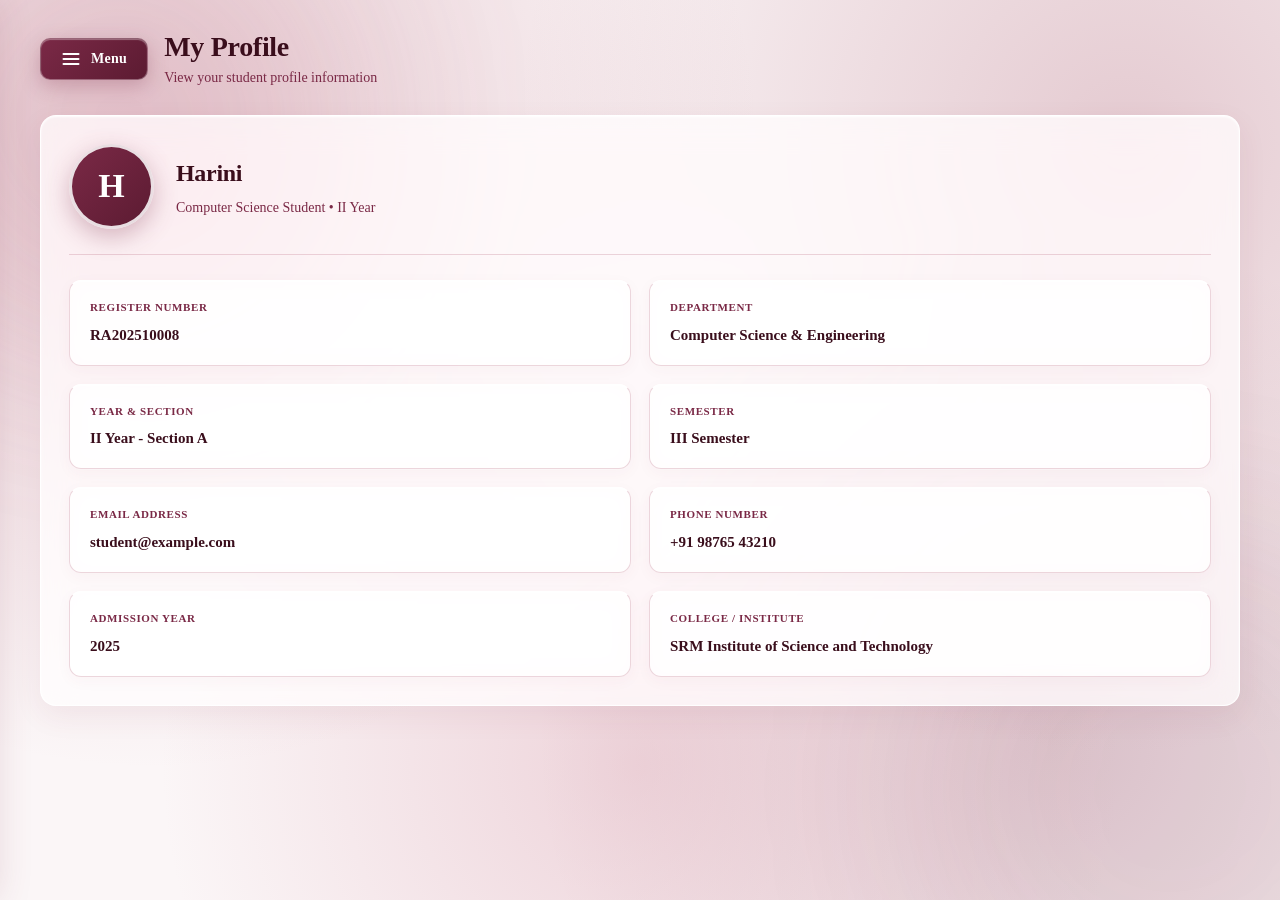
<file: profile.html>
<!DOCTYPE html>
<html lang="en">

<head>
    <meta charset="UTF-8">
    <meta name="viewport" content="width=device-width, initial-scale=1.0">
    <title>Profile - Student Portal</title>

    <link rel="stylesheet" href="style.css?v=24.0">
</head>

<body>

<div class="container">

    <!-- ================= SIDEBAR ================= -->
    <aside class="sidebar" id="sidebarDrawer">
        <div>
            <div class="sidebar-header">
                <div class="logo">
                    <div class="logo-icon">SP</div>
                    <div class="logo-text">
                        <h1>Student Portal</h1>
                    </div>
                </div>
                <button type="button" class="close-sidebar-btn" id="closeSidebarBtn" title="Exit Menu">
                    <svg width="15" height="15" viewBox="0 0 24 24" fill="none" stroke="currentColor" stroke-width="2.5" stroke-linecap="round" stroke-linejoin="round">
                        <line x1="18" y1="6" x2="6" y2="18"></line>
                        <line x1="6" y1="6" x2="18" y2="18"></line>
                    </svg>
                    <span>Exit</span>
                </button>
            </div>

            <nav class="menu">
                <a href="dashboard.html">Dashboard</a>
                <a href="attendance.html">Attendance</a>
                <a href="subject.html">Subjects</a>
                <a href="timetable.html">Timetable</a>
                <a href="Previous-Year-Marks.html">Previous Year Marks</a>
                <a href="personal-details.html">Personal Details</a>
                <a href="course-list.html">Course List</a>
                <a href="profile.html" class="active">Profile</a>
                <a href="index.html" onclick="logout(); return false;" class="logout-link">Logout</a>
            </nav>
        </div>
    </aside>

    <!-- ================= MAIN CONTENT ================= -->
    <main class="main-content">

        <!-- HEADER -->
        <div class="header">
            <div class="header-left">
                <button type="button" class="menu-toggle-btn" id="menuToggleBtn" title="Menu">
                    <svg width="20" height="20" viewBox="0 0 24 24" fill="none" stroke="currentColor" stroke-width="2.4" stroke-linecap="round" stroke-linejoin="round">
                        <line x1="3" y1="12" x2="21" y2="12"></line>
                        <line x1="3" y1="6" x2="21" y2="6"></line>
                        <line x1="3" y1="18" x2="21" y2="18"></line>
                    </svg>
                    <span>Menu</span>
                </button>
                <div class="header-title-box">
                    <h1>My Profile</h1>
                    <p>View your student profile information</p>
                </div>
            </div>
        </div>

        <!-- PROFILE -->
        <div class="profile-card">

            <div class="profile-top">
                <div class="profile-photo">H</div>

                <div>
                    <h2 id="profileStudentName">Harini</h2>
                    <p>Computer Science Student • II Year</p>
                </div>
            </div>

            <!-- DETAILS -->
            <div class="details">

                <div class="detail-box">
                    <div class="label">Register Number</div>
                    <div class="value">RA202510008</div>
                </div>

                <div class="detail-box">
                    <div class="label">Department</div>
                    <div class="value">Computer Science & Engineering</div>
                </div>

                <div class="detail-box">
                    <div class="label">Year & Section</div>
                    <div class="value">II Year - Section A</div>
                </div>

                <div class="detail-box">
                    <div class="label">Semester</div>
                    <div class="value">III Semester</div>
                </div>

                <div class="detail-box">
                    <div class="label">Email Address</div>
                    <div class="value">student@example.com</div>
                </div>

                <div class="detail-box">
                    <div class="label">Phone Number</div>
                    <div class="value">+91 98765 43210</div>
                </div>

                <div class="detail-box">
                    <div class="label">Admission Year</div>
                    <div class="value">2025</div>
                </div>

                <div class="detail-box">
                    <div class="label">College / Institute</div>
                    <div class="value">SRM Institute of Science and Technology</div>
                </div>

            </div>

        </div>

    </main>

</div>

<script src="script.js?v=24.0" defer></script>
</body>
</html>
</file>
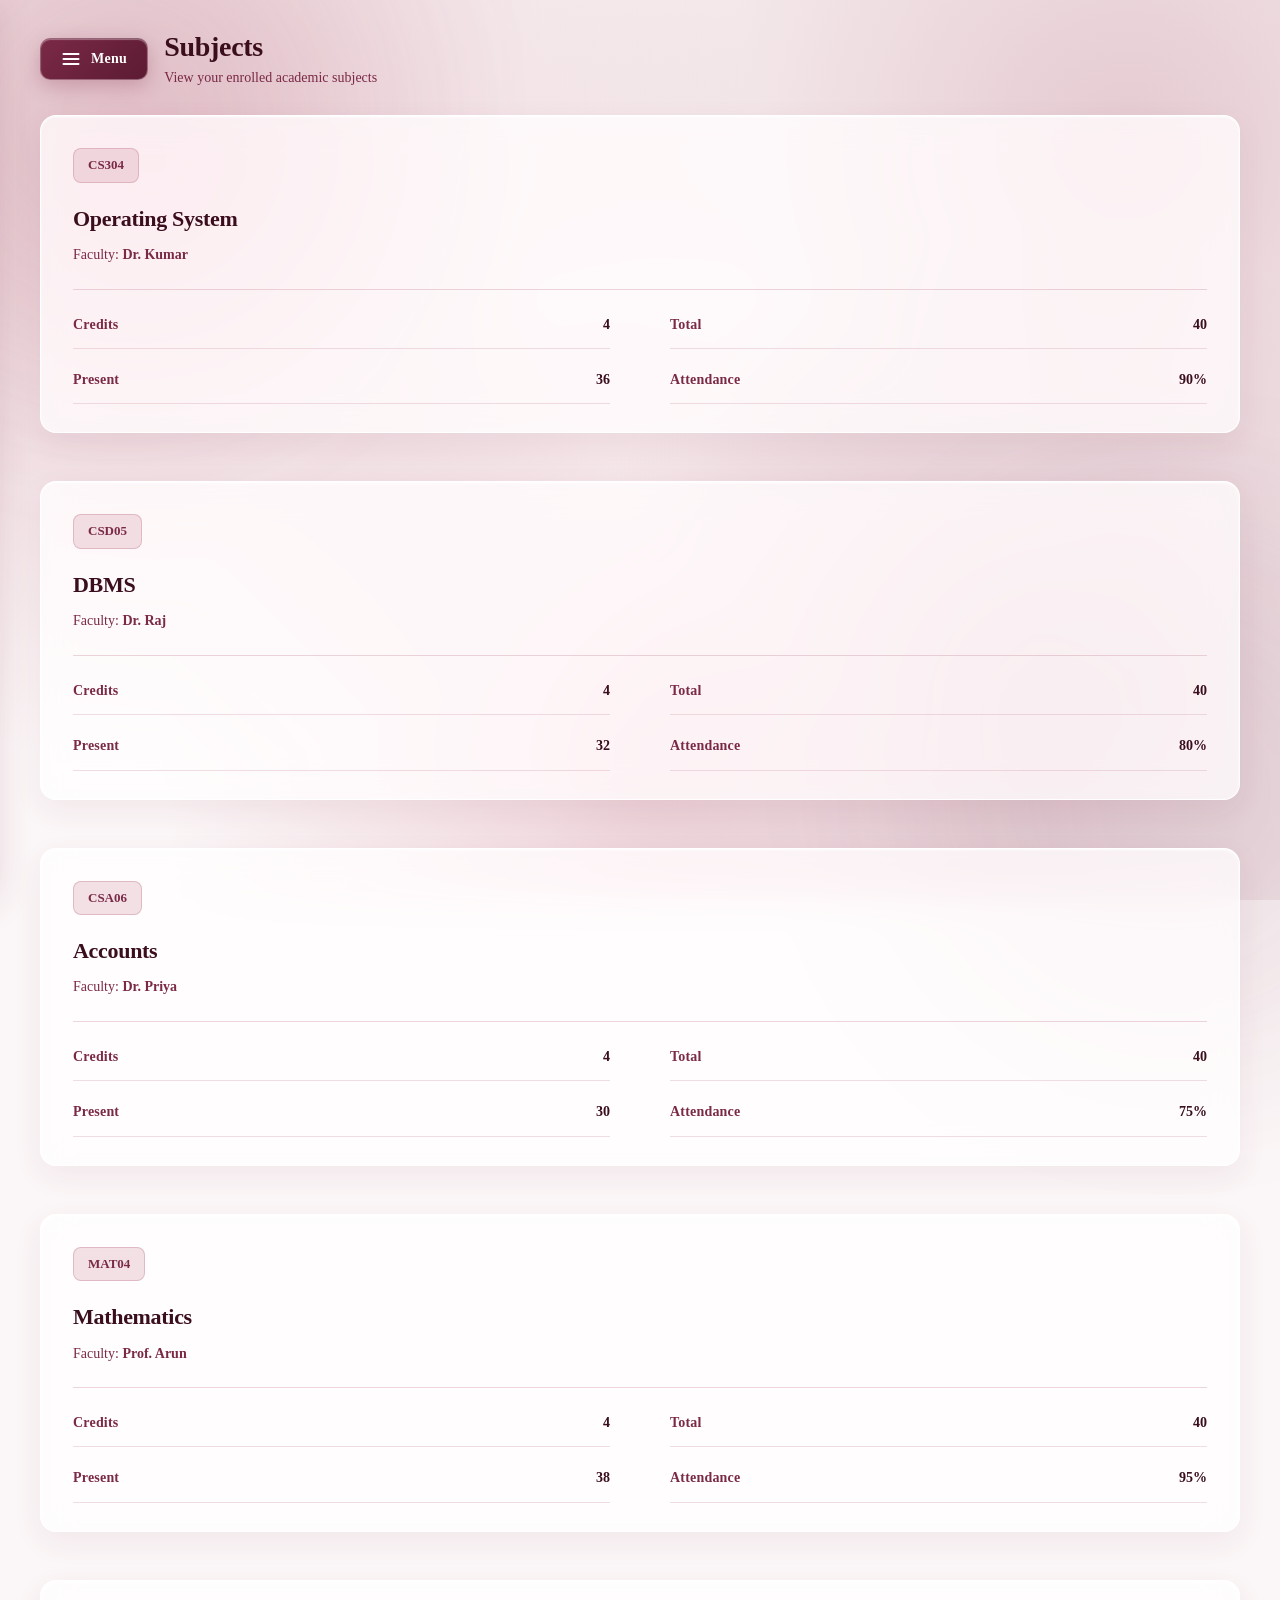
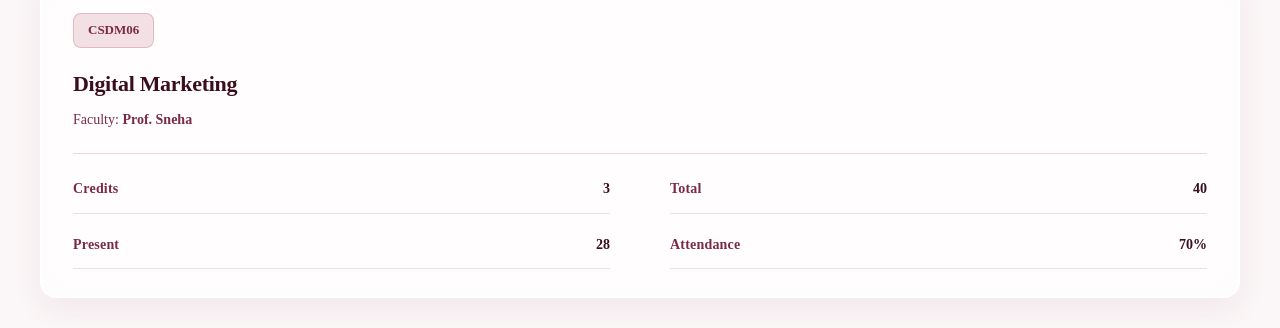
<file: subject.html>
<!DOCTYPE html>
<html lang="en">

<head>
    <meta charset="UTF-8">
    <meta name="viewport" content="width=device-width, initial-scale=1.0">
    <title>Subjects - Student Portal</title>

    <link rel="stylesheet" href="style.css?v=24.0">
</head>

<body>

<div class="container">

    <!-- ================= SIDEBAR ================= -->
    <aside class="sidebar" id="sidebarDrawer">
        <div>
            <div class="sidebar-header">
                <div class="logo">
                    <div class="logo-icon">SP</div>
                    <div class="logo-text">
                        <h1>Student Portal</h1>
                    </div>
                </div>
                <button type="button" class="close-sidebar-btn" id="closeSidebarBtn" title="Exit Menu">
                    <svg width="15" height="15" viewBox="0 0 24 24" fill="none" stroke="currentColor" stroke-width="2.5" stroke-linecap="round" stroke-linejoin="round">
                        <line x1="18" y1="6" x2="6" y2="18"></line>
                        <line x1="6" y1="6" x2="18" y2="18"></line>
                    </svg>
                    <span>Exit</span>
                </button>
            </div>

            <nav class="menu">
                <a href="dashboard.html">Dashboard</a>
                <a href="attendance.html">Attendance</a>
                <a href="subject.html" class="active">Subjects</a>
                <a href="timetable.html">Timetable</a>
                <a href="Previous-Year-Marks.html">Previous Year Marks</a>
                <a href="personal-details.html">Personal Details</a>
                <a href="course-list.html">Course List</a>
                <a href="profile.html">Profile</a>
                <a href="index.html" onclick="logout(); return false;" class="logout-link">Logout</a>
            </nav>
        </div>
    </aside>

    <!-- ================= MAIN CONTENT ================= -->
    <main class="main-content">

        <!-- HEADER -->
        <div class="header">
            <div class="header-left">
                <button type="button" class="menu-toggle-btn" id="menuToggleBtn" title="Menu">
                    <svg width="20" height="20" viewBox="0 0 24 24" fill="none" stroke="currentColor" stroke-width="2.4" stroke-linecap="round" stroke-linejoin="round">
                        <line x1="3" y1="12" x2="21" y2="12"></line>
                        <line x1="3" y1="6" x2="21" y2="6"></line>
                        <line x1="3" y1="18" x2="21" y2="18"></line>
                    </svg>
                    <span>Menu</span>
                </button>
                <div class="header-title-box">
                    <h1>Subjects</h1>
                    <p>View your enrolled academic subjects</p>
                </div>
            </div>
        </div>

        <!-- SUBJECTS LIST -->
        <div class="subjects" id="subjectsList">
            <!-- Rendered dynamically by subject.js -->
        </div>

    </main>

</div>

<script src="script.js?v=24.0" defer></script>
<script src="subject.js?v=24.0" defer></script>
</body>
</html>
</file>
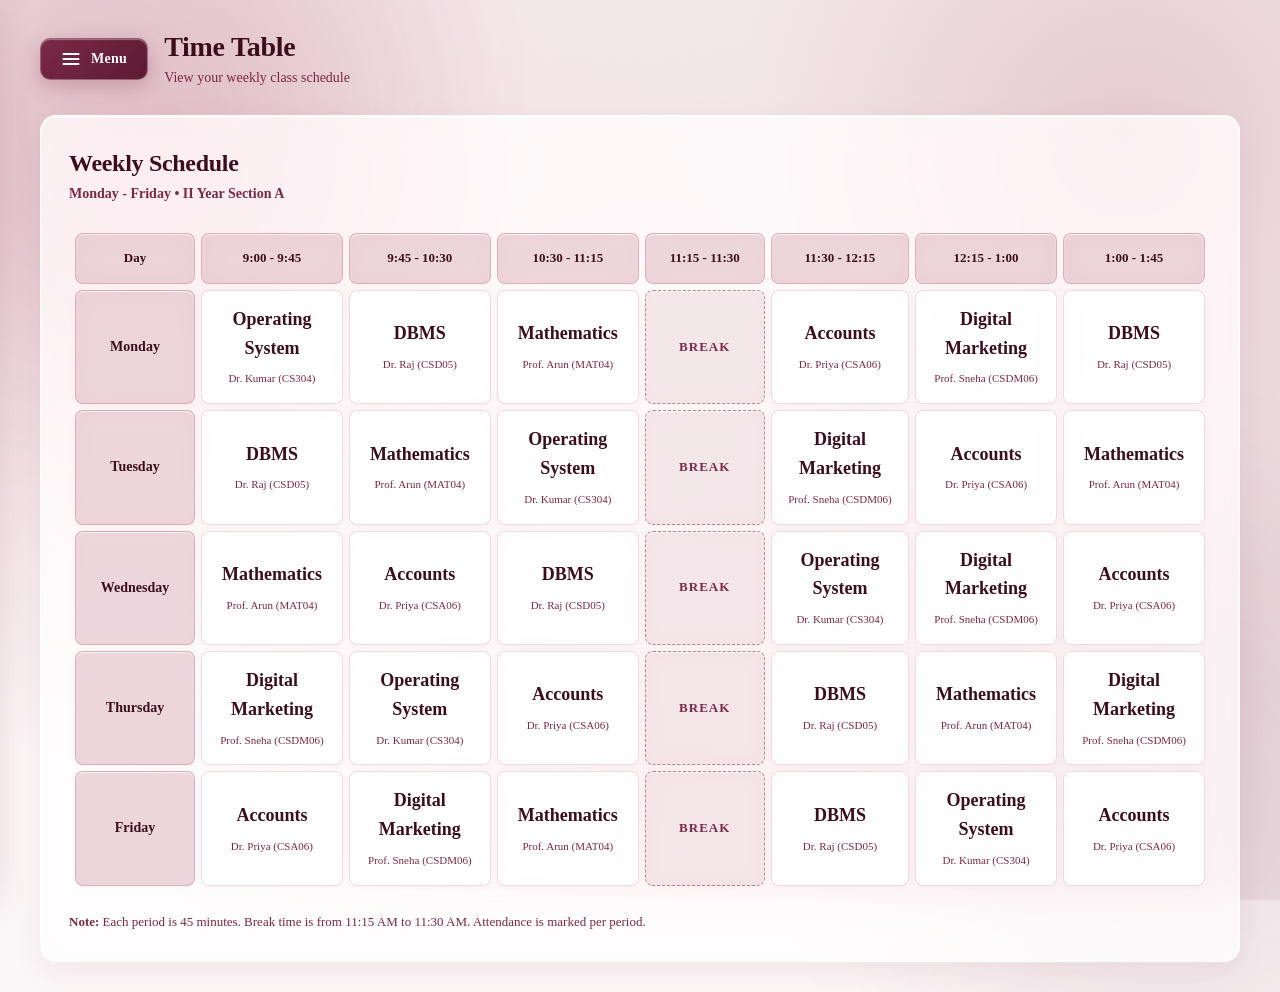
<file: timetable.html>
<!DOCTYPE html>
<html lang="en">

<head>
    <meta charset="UTF-8">
    <meta name="viewport" content="width=device-width, initial-scale=1.0">
    <title>Time Table - Student Portal</title>

    <link rel="stylesheet" href="style.css?v=24.0">
</head>

<body>

<div class="container">

    <!-- ================= SIDEBAR ================= -->
    <aside class="sidebar" id="sidebarDrawer">
        <div>
            <div class="sidebar-header">
                <div class="logo">
                    <div class="logo-icon">SP</div>
                    <div class="logo-text">
                        <h1>Student Portal</h1>
                    </div>
                </div>
                <button type="button" class="close-sidebar-btn" id="closeSidebarBtn" title="Exit Menu">
                    <svg width="15" height="15" viewBox="0 0 24 24" fill="none" stroke="currentColor" stroke-width="2.5" stroke-linecap="round" stroke-linejoin="round">
                        <line x1="18" y1="6" x2="6" y2="18"></line>
                        <line x1="6" y1="6" x2="18" y2="18"></line>
                    </svg>
                    <span>Exit</span>
                </button>
            </div>

            <nav class="menu">
                <a href="dashboard.html">Dashboard</a>
                <a href="attendance.html">Attendance</a>
                <a href="subject.html">Subjects</a>
                <a href="timetable.html" class="active">Timetable</a>
                <a href="Previous-Year-Marks.html">Previous Year Marks</a>
                <a href="personal-details.html">Personal Details</a>
                <a href="course-list.html">Course List</a>
                <a href="profile.html">Profile</a>
                <a href="index.html" onclick="logout(); return false;" class="logout-link">Logout</a>
            </nav>
        </div>
    </aside>

    <!-- ================= MAIN CONTENT ================= -->
    <main class="main-content">

        <!-- HEADER -->
        <div class="header">
            <div class="header-left">
                <button type="button" class="menu-toggle-btn" id="menuToggleBtn" title="Menu">
                    <svg width="20" height="20" viewBox="0 0 24 24" fill="none" stroke="currentColor" stroke-width="2.4" stroke-linecap="round" stroke-linejoin="round">
                        <line x1="3" y1="12" x2="21" y2="12"></line>
                        <line x1="3" y1="6" x2="21" y2="6"></line>
                        <line x1="3" y1="18" x2="21" y2="18"></line>
                    </svg>
                    <span>Menu</span>
                </button>
                <div class="header-title-box">
                    <h1>Time Table</h1>
                    <p>View your weekly class schedule</p>
                </div>
            </div>
        </div>

        <!-- TIMETABLE -->
        <div class="timetable-card">
            <h2>Weekly Schedule</h2>
            <div class="week">
                Monday - Friday • II Year Section A
            </div>

            <div class="table-container">
                <table>
                    <thead>
                        <tr>
                            <th>Day</th>
                            <th>9:00 - 9:45</th>
                            <th>9:45 - 10:30</th>
                            <th>10:30 - 11:15</th>
                            <th>11:15 - 11:30</th>
                            <th>11:30 - 12:15</th>
                            <th>12:15 - 1:00</th>
                            <th>1:00 - 1:45</th>
                        </tr>
                    </thead>

                    <tbody>
                        <!-- ================= MONDAY ================= -->
                        <tr>
                            <td class="day">Monday</td>
                            <td>
                                <span class="subject-name">Operating System</span>
                                <span class="faculty">Dr. Kumar (CS304)</span>
                            </td>
                            <td>
                                <span class="subject-name">DBMS</span>
                                <span class="faculty">Dr. Raj (CSD05)</span>
                            </td>
                            <td>
                                <span class="subject-name">Mathematics</span>
                                <span class="faculty">Prof. Arun (MAT04)</span>
                            </td>
                            <td class="break">BREAK</td>
                            <td>
                                <span class="subject-name">Accounts</span>
                                <span class="faculty">Dr. Priya (CSA06)</span>
                            </td>
                            <td>
                                <span class="subject-name">Digital Marketing</span>
                                <span class="faculty">Prof. Sneha (CSDM06)</span>
                            </td>
                            <td>
                                <span class="subject-name">DBMS</span>
                                <span class="faculty">Dr. Raj (CSD05)</span>
                            </td>
                        </tr>

                        <!-- ================= TUESDAY ================= -->
                        <tr>
                            <td class="day">Tuesday</td>
                            <td>
                                <span class="subject-name">DBMS</span>
                                <span class="faculty">Dr. Raj (CSD05)</span>
                            </td>
                            <td>
                                <span class="subject-name">Mathematics</span>
                                <span class="faculty">Prof. Arun (MAT04)</span>
                            </td>
                            <td>
                                <span class="subject-name">Operating System</span>
                                <span class="faculty">Dr. Kumar (CS304)</span>
                            </td>
                            <td class="break">BREAK</td>
                            <td>
                                <span class="subject-name">Digital Marketing</span>
                                <span class="faculty">Prof. Sneha (CSDM06)</span>
                            </td>
                            <td>
                                <span class="subject-name">Accounts</span>
                                <span class="faculty">Dr. Priya (CSA06)</span>
                            </td>
                            <td>
                                <span class="subject-name">Mathematics</span>
                                <span class="faculty">Prof. Arun (MAT04)</span>
                            </td>
                        </tr>

                        <!-- ================= WEDNESDAY ================= -->
                        <tr>
                            <td class="day">Wednesday</td>
                            <td>
                                <span class="subject-name">Mathematics</span>
                                <span class="faculty">Prof. Arun (MAT04)</span>
                            </td>
                            <td>
                                <span class="subject-name">Accounts</span>
                                <span class="faculty">Dr. Priya (CSA06)</span>
                            </td>
                            <td>
                                <span class="subject-name">DBMS</span>
                                <span class="faculty">Dr. Raj (CSD05)</span>
                            </td>
                            <td class="break">BREAK</td>
                            <td>
                                <span class="subject-name">Operating System</span>
                                <span class="faculty">Dr. Kumar (CS304)</span>
                            </td>
                            <td>
                                <span class="subject-name">Digital Marketing</span>
                                <span class="faculty">Prof. Sneha (CSDM06)</span>
                            </td>
                            <td>
                                <span class="subject-name">Accounts</span>
                                <span class="faculty">Dr. Priya (CSA06)</span>
                            </td>
                        </tr>

                        <!-- ================= THURSDAY ================= -->
                        <tr>
                            <td class="day">Thursday</td>
                            <td>
                                <span class="subject-name">Digital Marketing</span>
                                <span class="faculty">Prof. Sneha (CSDM06)</span>
                            </td>
                            <td>
                                <span class="subject-name">Operating System</span>
                                <span class="faculty">Dr. Kumar (CS304)</span>
                            </td>
                            <td>
                                <span class="subject-name">Accounts</span>
                                <span class="faculty">Dr. Priya (CSA06)</span>
                            </td>
                            <td class="break">BREAK</td>
                            <td>
                                <span class="subject-name">DBMS</span>
                                <span class="faculty">Dr. Raj (CSD05)</span>
                            </td>
                            <td>
                                <span class="subject-name">Mathematics</span>
                                <span class="faculty">Prof. Arun (MAT04)</span>
                            </td>
                            <td>
                                <span class="subject-name">Digital Marketing</span>
                                <span class="faculty">Prof. Sneha (CSDM06)</span>
                            </td>
                        </tr>

                        <!-- ================= FRIDAY ================= -->
                        <tr>
                            <td class="day">Friday</td>
                            <td>
                                <span class="subject-name">Accounts</span>
                                <span class="faculty">Dr. Priya (CSA06)</span>
                            </td>
                            <td>
                                <span class="subject-name">Digital Marketing</span>
                                <span class="faculty">Prof. Sneha (CSDM06)</span>
                            </td>
                            <td>
                                <span class="subject-name">Mathematics</span>
                                <span class="faculty">Prof. Arun (MAT04)</span>
                            </td>
                            <td class="break">BREAK</td>
                            <td>
                                <span class="subject-name">DBMS</span>
                                <span class="faculty">Dr. Raj (CSD05)</span>
                            </td>
                            <td>
                                <span class="subject-name">Operating System</span>
                                <span class="faculty">Dr. Kumar (CS304)</span>
                            </td>
                            <td>
                                <span class="subject-name">Accounts</span>
                                <span class="faculty">Dr. Priya (CSA06)</span>
                            </td>
                        </tr>
                    </tbody>
                </table>
            </div>

            <div class="note">
                <strong>Note:</strong>
                Each period is 45 minutes. Break time is from 11:15 AM to 11:30 AM. Attendance is marked per period.
            </div>
        </div>

    </main>

</div>

<script src="script.js?v=24.0" defer></script>
</body>
</html>
</file>
<file: style.css>
/* =========================================================
   STUDENT PORTAL - GLOBAL STYLESHEET
   THEME PALETTE:
   - Primary Theme: #C98B9B (Soft Dusty Rose / Mauve)
   - Primary Button / Accent: #7A2946 (Rich Plum / Berry Wine)
   - Hover Button: #5c1b32 / #431022 (Deep Burgundy)
   - Text Primary: #3A0E1C (Deep Wine-Black, ultra-high contrast)
   - Text Secondary: #7A2946 (Berry Plum)
   - Cards / Glassmorphism: rgba(255, 255, 255, 0.75) with Rose Glow
   - Base Background: Gentle Rosewood Porcelain (#fbf6f7 to #f5e9ec)
   ========================================================= */

@import url('https://fonts.googleapis.com/css2?family=Plus+Jakarta+Sans:wght@400;500;600;700;800&display=swap');

/* ---------- RESET & BASE ---------- */
*, *::before, *::after {
    margin: 0;
    padding: 0;
    box-sizing: border-box;
    font-family: 'Book Antiqua', Palatino, 'Palatino Linotype', 'URW Bookman L', Georgia, serif;
}

button, input, select, textarea, optgroup {
    font-family: inherit;
}

html {
    scroll-behavior: smooth;
}

body {
    background: 
        radial-gradient(circle at 12% 18%, rgba(201, 139, 155, 0.42), transparent 45%),
        radial-gradient(circle at 88% 16%, rgba(186, 120, 137, 0.35), transparent 45%),
        radial-gradient(circle at 50% 85%, rgba(218, 160, 175, 0.40), transparent 48%),
        radial-gradient(circle at 82% 82%, rgba(122, 41, 70, 0.18), transparent 40%),
        #fbf6f7;
    background-attachment: fixed;
    color: #3A0E1C;
    min-height: 100vh;
    line-height: 1.6;
    overflow-x: hidden;
    position: relative;
}

/* Subtle Animated Ambient Glow in Background */
body::before,
body::after {
    content: "";
    position: fixed;
    border-radius: 50%;
    filter: blur(95px);
    z-index: 0;
    pointer-events: none;
    opacity: 0.65;
}

body::before {
    width: 480px;
    height: 480px;
    background: rgba(201, 139, 155, 0.30);
    top: -120px;
    left: -120px;
}

body::after {
    width: 520px;
    height: 520px;
    background: rgba(122, 41, 70, 0.15);
    bottom: -150px;
    right: -150px;
}

/* Typography defaults */
h1, h2, h3, h4, h5, h6 {
    color: #3A0E1C !important;
    font-weight: 700;
    letter-spacing: -0.3px;
}

p, span, td, div {
    color: #4A1525;
}

a {
    color: #7A2946;
    text-decoration: none;
    transition: all 0.2s ease;
}

/* ---------- MAIN LAYOUT & CONTAINER ---------- */
.container {
    display: flex;
    min-height: 100vh;
    position: relative;
    z-index: 1;
    width: 100%;
}

/* ---------- SIDEBAR (POP OUT / POP IN DRAWER & DOCK) ---------- */
.sidebar {
    position: fixed;
    top: 0;
    left: 0;
    width: 270px;
    height: 100vh;
    background: rgba(253, 247, 249, 0.96) !important;
    backdrop-filter: blur(25px) saturate(180%);
    -webkit-backdrop-filter: blur(25px) saturate(180%);
    box-shadow: 10px 0 35px rgba(122, 41, 70, 0.16);
    border-right: 1px solid rgba(201, 139, 155, 0.45);
    z-index: 1000;
    transform: translateX(-105%);
    transition: transform 0.35s cubic-bezier(0.16, 1, 0.3, 1);
    padding: 24px 20px;
    box-sizing: border-box;
    display: flex;
    flex-direction: column;
    justify-content: space-between;
    overflow-y: auto;
}

/* When popped open */
.sidebar.open {
    transform: translateX(0);
}

/* Sidebar Header Row with Logo & Pop In Button */
.sidebar-header {
    display: flex;
    align-items: center;
    justify-content: space-between;
    padding-bottom: 16px;
    border-bottom: 1px solid rgba(201, 139, 155, 0.4);
    margin-bottom: 18px;
    gap: 10px;
}

.sidebar .logo {
    text-align: left;
    padding: 0;
    border-bottom: none;
    display: flex;
    align-items: center;
    gap: 12px;
}

.sidebar .logo-icon {
    width: 42px;
    height: 42px;
    background: linear-gradient(135deg, #7A2946, #5c1b32) !important;
    border-radius: 12px;
    display: flex;
    align-items: center;
    justify-content: center;
    font-size: 18px;
    color: #ffffff !important;
    font-weight: 800;
    box-shadow: 0 4px 14px rgba(122, 41, 70, 0.3);
    flex-shrink: 0;
}

.sidebar .logo-text h1,
.sidebar .logo h1 {
    font-size: 17px;
    color: #3A0E1C !important;
    font-weight: 800;
    margin: 0;
    line-height: 1.2;
}

.sidebar .logo-text p,
.sidebar .logo p {
    font-size: 11px;
    color: #7A2946 !important;
    margin: 0;
    font-weight: 600;
    line-height: 1.2;
}

/* Pop In Button inside Sidebar */
.close-sidebar-btn {
    display: inline-flex;
    align-items: center;
    justify-content: center;
    gap: 6px;
    padding: 7px 12px;
    border-radius: 8px;
    background: rgba(201, 139, 155, 0.22) !important;
    border: 1px solid rgba(122, 41, 70, 0.35) !important;
    color: #7A2946 !important;
    font-size: 12px !important;
    font-weight: 700 !important;
    cursor: pointer;
    box-shadow: 0 2px 8px rgba(122, 41, 70, 0.08);
    transition: all 0.22s ease;
    flex-shrink: 0;
}

.close-sidebar-btn span {
    color: #7A2946 !important;
    font-weight: 700 !important;
    font-size: 12px !important;
}

.close-sidebar-btn svg,
.close-sidebar-btn svg line {
    stroke: #7A2946 !important;
    stroke-width: 2.5 !important;
}

.close-sidebar-btn:hover {
    background: linear-gradient(135deg, #7A2946, #5c1b32) !important;
    color: #ffffff !important;
    border-color: rgba(255, 255, 255, 0.3) !important;
    transform: translateY(-1px);
    box-shadow: 0 4px 14px rgba(122, 41, 70, 0.3);
}

.close-sidebar-btn:hover span {
    color: #ffffff !important;
}

.close-sidebar-btn:hover svg,
.close-sidebar-btn:hover svg line {
    stroke: #ffffff !important;
}

/* Sidebar Menu Navigation Links */
.menu {
    display: flex;
    flex-direction: column;
    gap: 7px;
    margin-top: 10px;
}

.menu a {
    display: flex;
    align-items: center;
    gap: 14px;
    padding: 12px 18px;
    color: #4A1525 !important;
    font-weight: 600;
    font-size: 14px;
    border-radius: 10px;
    transition: all 0.22s cubic-bezier(0.16, 1, 0.3, 1);
    border: 1px solid transparent;
}

.menu a:hover {
    background: rgba(201, 139, 155, 0.22) !important;
    color: #3A0E1C !important;
    transform: translateX(4px);
    border-color: rgba(201, 139, 155, 0.4);
}

.menu a.active {
    background: linear-gradient(135deg, #7A2946, #5c1b32) !important;
    color: #ffffff !important;
    font-weight: 700;
    box-shadow: 0 4px 16px rgba(122, 41, 70, 0.32), inset 0 1px 1px rgba(255, 255, 255, 0.3);
    border-color: rgba(255, 255, 255, 0.2);
}

.menu a.logout-link {
    margin-top: 15px;
    color: #a33b3b !important;
    border: 1px solid rgba(163, 59, 59, 0.2);
    background: rgba(163, 59, 59, 0.08) !important;
}

.menu a.logout-link:hover {
    background: #a33b3b !important;
    color: #ffffff !important;
    border-color: #a33b3b;
    box-shadow: 0 4px 14px rgba(163, 59, 59, 0.28);
}

/* Backdrop Overlay on Mobile / Tablet */
.sidebar-overlay {
    position: fixed;
    top: 0;
    left: 0;
    width: 100vw;
    height: 100vh;
    background: rgba(61, 16, 31, 0.28);
    backdrop-filter: blur(4px);
    -webkit-backdrop-filter: blur(4px);
    z-index: 999;
    opacity: 0;
    visibility: hidden;
    transition: all 0.3s ease;
}

.sidebar-overlay.show {
    opacity: 1;
    visibility: visible;
}

/* ---------- MAIN CONTENT AREA (PUSH LAYOUT ON DESKTOP) ---------- */
.main-content,
.dashboard {
    width: 100%;
    max-width: 1300px;
    margin: 0 auto;
    padding: 30px 40px;
    box-sizing: border-box;
    position: relative;
    z-index: 2;
    transition: all 0.35s cubic-bezier(0.16, 1, 0.3, 1);
}

/* DESKTOP PUSH MECHANISM: When sidebar is open, smoothly push content so NOTHING overlaps! */
@media (min-width: 900px) {
    body.sidebar-open .main-content,
    body.sidebar-open .dashboard {
        margin-left: 285px !important;
        max-width: calc(100% - 305px) !important;
        padding-left: 20px !important;
    }

    /* On desktop, disable dark blur overlay so the dashboard remains crystal clear and clickable */
    body.sidebar-open .sidebar-overlay {
        display: none !important;
    }
}

/* ---------- PAGE HEADER & POP OUT BUTTON ---------- */
.header {
    display: flex;
    justify-content: space-between;
    align-items: center;
    margin-bottom: 28px;
    gap: 16px;
    flex-wrap: wrap;
}

.header-left {
    display: flex;
    align-items: center;
    gap: 16px;
    flex-wrap: wrap;
}

.header-title-box h1,
.header-title-box h2,
.header h1,
.header h2 {
    color: #3A0E1C !important;
    font-size: 28px;
    margin-bottom: 4px;
    line-height: 1.2;
}

.header-title-box p,
.header p {
    color: #7A2946 !important;
    font-size: 14px;
    margin: 0;
    line-height: 1.4;
    font-weight: 500;
}

/* Pop Out Menu Button in Header (#7A2946 Rich Plum) */
.menu-toggle-btn {
    display: inline-flex;
    align-items: center;
    gap: 10px;
    padding: 10px 20px;
    background: linear-gradient(135deg, #7A2946, #5c1b32) !important;
    color: #ffffff !important;
    border: 1px solid rgba(255, 255, 255, 0.3) !important;
    border-radius: 10px;
    font-size: 14px !important;
    font-weight: 700 !important;
    cursor: pointer;
    box-shadow: 0 4px 16px rgba(122, 41, 70, 0.3), inset 0 1px 1px rgba(255, 255, 255, 0.35);
    transition: all 0.25s ease;
    user-select: none;
}

.menu-toggle-btn span {
    color: #ffffff !important;
    font-weight: 700 !important;
    font-size: 14px !important;
    letter-spacing: 0.3px;
}

.menu-toggle-btn svg,
.menu-toggle-btn svg line {
    stroke: #ffffff !important;
    stroke-width: 2.4 !important;
}

.menu-toggle-btn:hover {
    background: linear-gradient(135deg, #5c1b32, #431022) !important;
    transform: translateY(-2px);
    box-shadow: 0 8px 24px rgba(122, 41, 70, 0.45);
    color: #ffffff !important;
}

.menu-toggle-btn:hover span {
    color: #ffffff !important;
}

.menu-toggle-btn:active {
    transform: translateY(0);
}

.year {
    font-size: 14px;
    color: #7A2946 !important;
    font-weight: 700;
    background: rgba(201, 139, 155, 0.22) !important;
    padding: 8px 16px;
    border-radius: 20px;
    border: 1px solid rgba(201, 139, 155, 0.45);
}

/* ---------- GLASSMORPHISM CARDS & PANELS ---------- */
.card,
.login-card,
.profile-card,
.attendance-card,
.subject-card,
.course-card,
.marks-card,
.timetable-card,
.details-card,
.box,
.summary-card {
    background: rgba(255, 255, 255, 0.75) !important;
    backdrop-filter: blur(16px) saturate(160%) !important;
    -webkit-backdrop-filter: blur(16px) saturate(160%) !important;
    border: 1px solid rgba(255, 255, 255, 0.90) !important;
    border-top: 1px solid rgba(255, 255, 255, 0.98) !important;
    box-shadow: 0 10px 30px rgba(122, 41, 70, 0.07), inset 0 1px 2px rgba(255, 255, 255, 0.92) !important;
    border-radius: 16px !important;
    color: #3A0E1C !important;
    padding: 28px;
    transition: all 0.3s ease;
}

.cards {
    display: grid;
    grid-template-columns: repeat(auto-fit, minmax(220px, 1fr));
    gap: 22px;
    margin-bottom: 28px;
}

.card {
    padding: 24px;
    cursor: pointer;
    border-radius: 14px !important;
}

.card:hover {
    transform: translateY(-4px);
    box-shadow: 0 14px 35px rgba(122, 41, 70, 0.14) !important;
    border-color: rgba(201, 139, 155, 0.6) !important;
}

.card h3 {
    font-size: 13px;
    color: #7A2946 !important;
    margin-bottom: 12px;
    font-weight: 600;
}

.card .number {
    font-size: 32px;
    font-weight: 800;
    color: #3A0E1C !important;
}

.card .number.green,
.present {
    color: #166534 !important;
}

.card .number.red,
.absent {
    color: #991b1b !important;
}

/* Dashboard Summary Grids */
.content,
.summary {
    display: grid !important;
    grid-template-columns: 2fr 1fr !important;
    gap: 22px !important;
    margin-bottom: 25px !important;
    align-items: stretch !important;
}

.box {
    display: flex !important;
    flex-direction: column !important;
    justify-content: space-between !important;
    height: 100% !important;
}

.box-header {
    display: flex !important;
    justify-content: space-between !important;
    align-items: center !important;
    margin-bottom: 22px !important;
}

.box-action-link {
    color: #7A2946 !important;
    font-size: 13px !important;
    text-decoration: none !important;
    font-weight: 600 !important;
    transition: opacity 0.2s ease !important;
}

.box-action-link:hover {
    opacity: 0.8 !important;
    text-decoration: underline !important;
}

.subjects-summary-list,
.details-list {
    display: flex !important;
    flex-direction: column !important;
    justify-content: space-between !important;
    flex-grow: 1 !important;
}

.detail {
    display: flex !important;
    justify-content: space-between !important;
    align-items: center !important;
    padding: 13px 0 !important;
    border-bottom: 1px solid rgba(201, 139, 155, 0.28) !important;
    font-size: 14px !important;
    width: 100% !important;
}

.detail:last-child {
    border-bottom: none !important;
}

.detail span:first-child,
.detail .label {
    color: #7A2946 !important;
    font-weight: 600 !important;
    font-size: 14px !important;
    letter-spacing: 0.2px !important;
    text-align: left !important;
}

.detail b,
.detail span:last-child,
.detail .value {
    color: #3A0E1C !important;
    font-weight: 700 !important;
    font-size: 14px !important;
    text-align: right !important;
}

/* Inner Detail Boxes (Personal Details & Profile) */
.details,
.details-grid {
    display: grid;
    grid-template-columns: repeat(2, 1fr);
    gap: 18px;
}

.detail-box {
    background: rgba(255, 255, 255, 0.70) !important;
    backdrop-filter: blur(12px) saturate(160%) !important;
    -webkit-backdrop-filter: blur(12px) saturate(160%) !important;
    border: 1px solid rgba(201, 139, 155, 0.35) !important;
    border-top: 1px solid rgba(255, 255, 255, 0.95) !important;
    box-shadow: 0 4px 15px rgba(122, 41, 70, 0.04), inset 0 1px 1px rgba(255, 255, 255, 0.85) !important;
    border-radius: 12px !important;
    padding: 18px 20px;
    transition: all 0.25s ease;
}

.detail-box:hover {
    background: rgba(253, 246, 248, 0.95) !important;
    border-color: rgba(122, 41, 70, 0.45) !important;
    transform: translateY(-2px);
    box-shadow: 0 8px 22px rgba(122, 41, 70, 0.1) !important;
}

.detail-box label,
.detail-box .label {
    color: #7A2946 !important;
    font-size: 11px;
    margin-bottom: 6px;
    text-transform: uppercase;
    letter-spacing: 0.6px;
    font-weight: 700;
    display: block;
}

.detail-box p,
.detail-box .value {
    color: #3A0E1C !important;
    font-size: 15px;
    font-weight: 700;
    margin: 0;
    word-break: break-word;
}

/* ---------- PROFILE SPECIFICS ---------- */
.profile-top {
    display: flex;
    align-items: center;
    gap: 22px;
    padding-bottom: 25px;
    border-bottom: 1px solid rgba(201, 139, 155, 0.35);
    margin-bottom: 25px;
}

.profile-photo,
.profile-icon {
    width: 85px;
    height: 85px;
    border-radius: 50%;
    background: linear-gradient(135deg, #7A2946, #5c1b32) !important;
    color: #ffffff !important;
    display: flex;
    align-items: center;
    justify-content: center;
    font-size: 34px;
    font-weight: 800;
    box-shadow: 0 8px 24px rgba(122, 41, 70, 0.3);
    border: 3px solid rgba(255, 255, 255, 0.85);
    flex-shrink: 0;
}

.profile-top h2 {
    color: #3A0E1C !important;
    font-size: 24px;
    margin-bottom: 5px;
}

.profile-top p {
    color: #7A2946 !important;
    font-size: 14px;
    font-weight: 500;
}

/* Section Title */
.section-title {
    color: #3A0E1C !important;
    font-size: 17px;
    font-weight: 700;
    margin: 24px 0 14px;
    border-bottom: 1px solid rgba(201, 139, 155, 0.3);
    padding-bottom: 8px;
}

/* ---------- COURSE LIST SPECIFICS & PERFECT WORD ALIGNMENT ---------- */
.course-list {
    display: flex;
    flex-direction: column;
    gap: 20px;
}

.course-card {
    padding: 26px 30px !important;
}

.course-top {
    display: flex;
    justify-content: space-between;
    align-items: center;
    gap: 16px;
    flex-wrap: wrap;
}

.course-info h2 {
    color: #3A0E1C !important;
    font-size: 22px;
    font-weight: 700;
    margin-bottom: 6px;
}

.course-info p {
    color: #7A2946 !important;
    font-size: 14px;
}

/* Clean, Aligned Course Details */
.course-details {
    display: flex !important;
    align-items: center !important;
    flex-wrap: wrap !important;
    gap: 12px 18px !important;
    margin-top: 18px !important;
    padding-top: 16px !important;
    border-top: 1px solid rgba(201, 139, 155, 0.35) !important;
}

.course-stat,
.course-details .detail {
    display: inline-flex !important;
    align-items: center !important;
    gap: 8px !important;
    padding: 8px 16px !important;
    background: rgba(201, 139, 155, 0.22) !important;
    border: 1px solid rgba(201, 139, 155, 0.45) !important;
    border-radius: 8px !important;
    border-bottom: 1px solid rgba(201, 139, 155, 0.45) !important;
    margin: 0 !important;
}

.stat-label,
.course-details .detail span:first-child {
    color: #7A2946 !important;
    font-size: 13px !important;
    font-weight: 600 !important;
}

.stat-value,
.course-details .detail span,
.course-details .detail span:last-child {
    color: #3A0E1C !important;
    font-size: 14px !important;
    font-weight: 700 !important;
}

.course-code,
.subject-code {
    background: rgba(201, 139, 155, 0.25) !important;
    color: #7A2946 !important;
    padding: 6px 14px;
    border-radius: 8px;
    font-weight: 700;
    font-size: 13px;
    border: 1px solid rgba(201, 139, 155, 0.45);
}

/* ---------- SUBJECTS PAGE SPECIFICS & GENEROUS SPACING ---------- */
.subjects {
    display: flex !important;
    flex-direction: column !important;
    gap: 24px !important;
    margin-top: 20px !important;
}

.subject-card {
    margin-bottom: 24px !important;
    padding: 28px 32px !important;
}

.subject-card:last-child {
    margin-bottom: 0 !important;
}

.subject-card .subject-top {
    display: flex !important;
    justify-content: space-between !important;
    align-items: center !important;
    margin-bottom: 14px !important;
}

.subject-card h2 {
    font-size: 22px !important;
    font-weight: 700 !important;
    color: #3A0E1C !important;
    margin-bottom: 8px !important;
}

.subject-card .subject-faculty {
    font-size: 14px !important;
    color: #7A2946 !important;
    margin-bottom: 22px !important;
}

.subject-card .details {
    display: grid !important;
    grid-template-columns: 1fr 1fr !important;
    column-gap: 60px !important;
    row-gap: 8px !important;
    margin-top: 18px !important;
    padding-top: 12px !important;
    border-top: 1px solid rgba(201, 139, 155, 0.35) !important;
}

.subject-card .detail {
    display: flex !important;
    justify-content: space-between !important;
    align-items: center !important;
    padding: 12px 0 !important;
    border-bottom: 1px solid rgba(201, 139, 155, 0.28) !important;
}

/* ---------- TABLES & TIMETABLE (#C98B9B & GLASS) ---------- */
.table-container {
    width: 100%;
    overflow-x: auto;
}

table {
    width: 100%;
    border-collapse: separate !important;
    border-spacing: 6px !important;
}

th {
    background: rgba(201, 139, 155, 0.35) !important;
    backdrop-filter: blur(12px) !important;
    -webkit-backdrop-filter: blur(12px) !important;
    color: #3A0E1C !important;
    padding: 14px 12px;
    font-size: 13px;
    font-weight: 700 !important;
    text-align: center;
    border-radius: 8px !important;
    border: 1px solid rgba(201, 139, 155, 0.5) !important;
    box-shadow: inset 0 1px 1px rgba(255, 255, 255, 0.7) !important;
}

td {
    background: rgba(255, 255, 255, 0.72) !important;
    backdrop-filter: blur(10px) !important;
    -webkit-backdrop-filter: blur(10px) !important;
    color: #3A0E1C !important;
    padding: 14px 12px;
    font-size: 13px;
    font-weight: 600;
    border: 1px solid rgba(201, 139, 155, 0.3) !important;
    border-radius: 8px !important;
    transition: all 0.2s ease;
    box-shadow: 0 2px 8px rgba(122, 41, 70, 0.03), inset 0 1px 1px rgba(255, 255, 255, 0.8) !important;
    text-align: center;
}

tr:hover td,
td:hover {
    background: rgba(253, 246, 248, 0.95) !important;
    border-color: rgba(122, 41, 70, 0.45) !important;
}

td.day {
    background: rgba(201, 139, 155, 0.35) !important;
    color: #3A0E1C !important;
    font-weight: 700 !important;
    min-width: 100px;
    font-size: 14px;
    border: 1px solid rgba(201, 139, 155, 0.55) !important;
}

td.break {
    background: rgba(201, 139, 155, 0.20) !important;
    backdrop-filter: blur(10px) !important;
    -webkit-backdrop-filter: blur(10px) !important;
    color: #7A2946 !important;
    font-weight: 800 !important;
    font-size: 13px;
    border: 1px dashed rgba(122, 41, 70, 0.5) !important;
    letter-spacing: 1px;
}

.subject-name {
    display: block;
    color: #3A0E1C !important;
    font-size: 13px;
    font-weight: 700;
    margin-bottom: 5px;
}

.faculty {
    color: #7A2946 !important;
    font-size: 11px;
    font-weight: 500;
}

.note {
    margin-top: 20px;
    color: #7A2946 !important;
    font-size: 13px;
}

.timetable-card table {
    min-width: 950px;
}

.timetable-card table td {
    height: 75px;
    min-width: 120px;
    vertical-align: middle;
}

.timetable-card table th {
    height: 48px;
    min-width: 120px;
}

.timetable-card table .day {
    min-width: 100px;
    width: 110px;
}

/* Marks Table Specifics */
.academic-year,
.week {
    color: #7A2946 !important;
    font-size: 14px;
    font-weight: 600;
    margin-bottom: 22px;
}

.semester-section {
    margin-bottom: 24px;
}

.semester-header {
    display: flex;
    justify-content: space-between;
    align-items: center;
    margin-bottom: 14px;
    padding-bottom: 8px;
    border-bottom: 1.5px solid rgba(201, 139, 155, 0.35);
}

.semester-header h3 {
    font-size: 17px;
    color: #3A0E1C !important;
    margin: 0;
    font-weight: 700;
}

.semester-badge {
    background: rgba(201, 139, 155, 0.22);
    border: 1px solid rgba(122, 41, 70, 0.3);
    color: #7A2946 !important;
    padding: 4px 14px;
    border-radius: 20px;
    font-size: 12px;
    font-weight: 700;
    letter-spacing: 0.3px;
}

.marks-card table {
    min-width: 650px;
}

.marks-card table th,
.marks-card table td {
    padding: 16px 18px;
}

.marks-card table td:first-child,
.marks-card table th:first-child {
    text-align: left;
    color: #3A0E1C !important;
    font-weight: 700;
}

.marks {
    color: #7A2946 !important;
    font-size: 16px;
    font-weight: 700;
}

.grade {
    display: inline-block;
    padding: 3px 10px;
    border-radius: 6px;
    font-weight: 700 !important;
    font-size: 13px;
    background: rgba(22, 101, 52, 0.12) !important;
    color: #166534 !important;
    border: 1px solid rgba(22, 101, 52, 0.25) !important;
}

.bottom {
    display: flex;
    justify-content: space-between;
    align-items: center;
    margin-top: 25px;
}

.result {
    color: #166534 !important;
    font-size: 18px;
    font-weight: 700;
}

/* ---------- BUTTONS (RICH PLUM #7A2946) ---------- */
button,
.login-btn,
.submit-btn,
.action-btn,
.captcha-refresh-btn,
.reset-btn {
    background: linear-gradient(135deg, #7A2946, #5c1b32) !important;
    color: #ffffff !important;
    border: 1px solid rgba(255, 255, 255, 0.25) !important;
    box-shadow: 0 6px 20px rgba(122, 41, 70, 0.28), inset 0 1px 1px rgba(255, 255, 255, 0.35) !important;
    backdrop-filter: blur(6px);
    border-radius: 8px;
    font-weight: 600;
    cursor: pointer;
    transition: all 0.25s ease;
    text-decoration: none;
    display: inline-flex;
    align-items: center;
    justify-content: center;
    padding: 12px 24px;
    font-size: 14px;
}

button:hover,
.login-btn:hover,
.submit-btn:hover,
.action-btn:hover,
.reset-btn:hover {
    background: linear-gradient(135deg, #5c1b32, #431022) !important;
    transform: translateY(-2px);
    box-shadow: 0 8px 24px rgba(122, 41, 70, 0.42), inset 0 1px 1px rgba(255, 255, 255, 0.45) !important;
    color: #ffffff !important;
}

/* Modal Safety Defaults */
.modal {
    display: none !important;
}

/* ---------- FORMS, INPUTS & AUTH PAGES ---------- */
body.auth-page {
    display: flex;
    flex-direction: column;
    align-items: center;
    justify-content: center;
    min-height: 100vh;
    padding: 30px 20px;
    box-sizing: border-box;
}

.login-container,
.card-container {
    width: 100%;
    max-width: 440px;
    margin: auto;
    position: relative;
    z-index: 2;
    padding: 10px;
}

.login-card,
.card-container .card {
    padding: 35px 30px !important;
    margin-top: 15px;
    margin-bottom: 15px;
}

.login-card .logo,
.card-container .logo,
.logo-badge {
    width: 70px;
    height: 70px;
    margin: 0 auto 16px;
    display: flex;
    align-items: center;
    justify-content: center;
    background: linear-gradient(135deg, #7A2946, #5c1b32) !important;
    border-radius: 50%;
    font-size: 30px;
    color: #ffffff !important;
    box-shadow: 0 6px 20px rgba(122, 41, 70, 0.35);
    border: 2px solid rgba(255, 255, 255, 0.85);
    font-weight: 800;
}

.login-card h1 {
    text-align: center;
    color: #3A0E1C !important;
    font-size: 26px;
    margin-bottom: 24px;
}

.card-container h1 {
    text-align: center;
    color: #3A0E1C !important;
    font-size: 26px;
    margin-bottom: 6px;
}

.login-card .subtitle,
.card-container .subtitle {
    text-align: center;
    color: #7A2946 !important;
    font-size: 14px;
    margin-bottom: 18px;
    font-weight: 500;
}

.input-group {
    margin-bottom: 18px;
}

.input-group label {
    display: block;
    margin-bottom: 8px;
    color: #3A0E1C !important;
    font-size: 14px;
    font-weight: 600;
}

input[type="text"],
input[type="password"],
input[type="email"],
input[type="number"],
select,
textarea {
    width: 100%;
    padding: 13px 16px;
    background: rgba(255, 255, 255, 0.85) !important;
    border: 1.5px solid rgba(201, 139, 155, 0.5) !important;
    border-radius: 8px;
    color: #3A0E1C !important;
    font-size: 14px;
    transition: all 0.25s ease;
    outline: none;
    box-shadow: inset 0 1px 3px rgba(122, 41, 70, 0.04);
}

input:focus,
select:focus,
textarea:focus {
    border-color: #7A2946 !important;
    background: #ffffff !important;
    box-shadow: 0 0 0 4px rgba(122, 41, 70, 0.16) !important;
}

/* WebKit / Chrome Autofill Overrides (Keep Rose-Cream & Wine-Brown) */
input:-webkit-autofill,
input:-webkit-autofill:hover, 
input:-webkit-autofill:focus,
input:-webkit-autofill:active {
    -webkit-box-shadow: 0 0 0 1000px rgba(255, 255, 255, 0.95) inset !important;
    -webkit-text-fill-color: #3A0E1C !important;
    caret-color: #3A0E1C !important;
    transition: background-color 5000s ease-in-out 0s;
}

/* Captcha Styling */
.captcha-header {
    display: flex;
    justify-content: space-between;
    align-items: center;
    margin-bottom: 8px;
    gap: 8px;
}

.captcha-case-hint {
    font-size: 11px;
    color: #7A2946;
    font-weight: 600;
    white-space: nowrap;
}

.captcha-row {
    display: flex;
    gap: 12px;
    align-items: center;
    margin-bottom: 12px;
}

.captcha-canvas-box {
    background: #ffffff;
    border: 1.5px solid rgba(201, 139, 155, 0.5);
    border-radius: 8px;
    padding: 4px 8px;
    box-shadow: inset 0 2px 4px rgba(122, 41, 70, 0.06);
    flex-grow: 1;
    display: flex;
    align-items: center;
    justify-content: center;
    height: 52px;
}

.captcha-canvas-box canvas {
    display: block;
    max-width: 100%;
}

.captcha-refresh-btn {
    width: 52px;
    height: 52px;
    padding: 0 !important;
    border-radius: 8px;
    flex-shrink: 0;
    display: inline-flex;
    align-items: center;
    justify-content: center;
}

.captcha-refresh-btn svg {
    transition: transform 0.4s cubic-bezier(0.4, 0, 0.2, 1);
    transform-origin: 50% 50%;
    display: block;
}

.captcha-refresh-btn:hover svg {
    transform: rotate(180deg);
}

.captcha-refresh-btn.spinning svg,
.captcha-refresh-btn:active svg {
    animation: captchaRotate 0.65s cubic-bezier(0.4, 0, 0.2, 1);
}

@keyframes captchaRotate {
    0% {
        transform: rotate(0deg);
    }
    100% {
        transform: rotate(360deg);
    }
}

.forgot-row {
    text-align: right;
    margin-bottom: 20px;
}

.forgot-link {
    color: #7A2946 !important;
    text-decoration: none;
    font-size: 13px;
    font-weight: 600;
}

.forgot-link:hover {
    color: #3A0E1C !important;
    text-decoration: underline;
}

button[type="submit"],
.login-btn,
.submit-btn,
.reset-btn {
    width: 100% !important;
    display: block !important;
    padding: 14px 20px !important;
    font-size: 16px !important;
    font-weight: 700 !important;
    border-radius: 10px !important;
}

.footer {
    text-align: center;
    margin-top: 25px;
    color: #7A2946 !important;
    font-size: 13px;
    font-weight: 500;
}

.message {
    margin-top: 15px;
    text-align: center;
    font-size: 14px;
    font-weight: 600;
    min-height: 20px;
}

/* ---------- RESPONSIVE MEDIA QUERIES ---------- */
@media (max-width: 900px) {
    .content,
    .summary {
        grid-template-columns: 1fr !important;
    }

    .details,
    .details-grid {
        grid-template-columns: 1fr;
    }

    .main-content,
    .dashboard {
        padding: 20px 18px !important;
    }
}

/* Subject-wise Attendance Progress Bars */
.subject {
    padding: 16px 0;
    border-bottom: 1px solid rgba(201, 139, 155, 0.3);
}

.subject:last-child {
    border-bottom: none;
}

.subject-top {
    display: flex;
    justify-content: space-between;
    align-items: center;
    margin-bottom: 8px;
    font-size: 14px;
    font-weight: 600;
    color: #3A0E1C !important;
}

.subject-top span:first-child {
    color: #3A0E1C !important;
    font-weight: 600;
}

.subject-top span:last-child {
    color: #7A2946 !important;
    font-weight: 700;
}

.progress {
    height: 8px;
    background: rgba(201, 139, 155, 0.28) !important;
    border-radius: 10px;
    overflow: hidden;
    width: 100%;
}

.progress span,
.progress.green span {
    display: block;
    height: 100%;
    background: linear-gradient(90deg, #7A2946, #a8385f) !important;
    border-radius: 10px;
    transition: width 0.6s cubic-bezier(0.16, 1, 0.3, 1);
}

/* ---------- ATTENDANCE PAGE ENHANCED SPACING & LAYOUT ---------- */
.attendance-summary {
    display: grid !important;
    grid-template-columns: repeat(4, 1fr) !important;
    gap: 22px !important;
    margin-bottom: 30px !important;
}

.attendance-summary .summary-card {
    padding: 24px !important;
    border-radius: 14px !important;
}

.attendance-summary .summary-card p {
    font-size: 13px !important;
    color: #7A2946 !important;
    margin-bottom: 8px !important;
    font-weight: 600 !important;
}

.attendance-summary .summary-card h2 {
    font-size: 32px !important;
    font-weight: 800 !important;
    color: #3A0E1C !important;
    margin: 0 !important;
}

.attendance-summary .summary-card h2.present {
    color: #166534 !important;
}

.attendance-summary .summary-card h2.absent {
    color: #991b1b !important;
}

.attendance-summary .summary-card h2.percentage {
    color: #7A2946 !important;
}

.attendance-card {
    margin-top: 10px !important;
    padding: 32px !important;
}

.attendance-card h2 {
    font-size: 21px !important;
    color: #3A0E1C !important;
    margin-bottom: 24px !important;
    padding-bottom: 14px !important;
    border-bottom: 1px solid rgba(201, 139, 155, 0.35) !important;
}

.attendance-card .subject {
    padding: 24px 0 !important;
    border-bottom: 1px solid rgba(201, 139, 155, 0.3) !important;
}

.attendance-card .subject:first-of-type {
    padding-top: 4px !important;
}

.attendance-card .subject:last-of-type {
    border-bottom: none !important;
    padding-bottom: 4px !important;
}

.subject-header {
    display: flex !important;
    justify-content: space-between !important;
    align-items: flex-start !important;
    gap: 20px !important;
    margin-bottom: 12px !important;
    flex-wrap: wrap !important;
}

.subject-name {
    font-size: 18px !important;
    font-weight: 700 !important;
    color: #3A0E1C !important;
    margin-bottom: 6px !important;
}

.subject-code {
    display: inline-block !important;
    width: fit-content !important;
    margin-top: 4px !important;
    margin-bottom: 4px !important;
}

.subject-percent {
    font-size: 26px !important;
    font-weight: 800 !important;
    color: #7A2946 !important;
    line-height: 1 !important;
}

.progress-bg {
    width: 100% !important;
    height: 10px !important;
    background: rgba(201, 139, 155, 0.25) !important;
    border-radius: 12px !important;
    overflow: hidden !important;
    margin: 14px 0 14px !important;
}

.progress-bg .progress,
.progress-bg .progress.green {
    height: 100% !important;
    background: linear-gradient(90deg, #7A2946, #a8385f) !important;
    border-radius: 12px !important;
    transition: width 0.6s cubic-bezier(0.16, 1, 0.3, 1) !important;
}

.subject-detail {
    display: flex !important;
    gap: 24px !important;
    margin-top: 14px !important;
    font-size: 14px !important;
    color: #7A2946 !important;
    flex-wrap: wrap !important;
}

.subject-detail span {
    display: inline-flex !important;
    align-items: center !important;
    gap: 6px !important;
    color: #7A2946 !important;
    font-size: 14px !important;
}

.subject-detail strong {
    color: #3A0E1C !important;
    font-weight: 700 !important;
}

/* Consistent Grade Badges */
.grade {
    display: inline-flex !important;
    align-items: center !important;
    justify-content: center !important;
    min-width: 44px !important;
    padding: 6px 14px !important;
    border-radius: 8px !important;
    font-weight: 800 !important;
    font-size: 13px !important;
    background: rgba(22, 101, 52, 0.14) !important;
    color: #166534 !important;
    border: 1.5px solid rgba(22, 101, 52, 0.32) !important;
    box-shadow: 0 2px 6px rgba(22, 101, 52, 0.08) !important;
}
</file>
